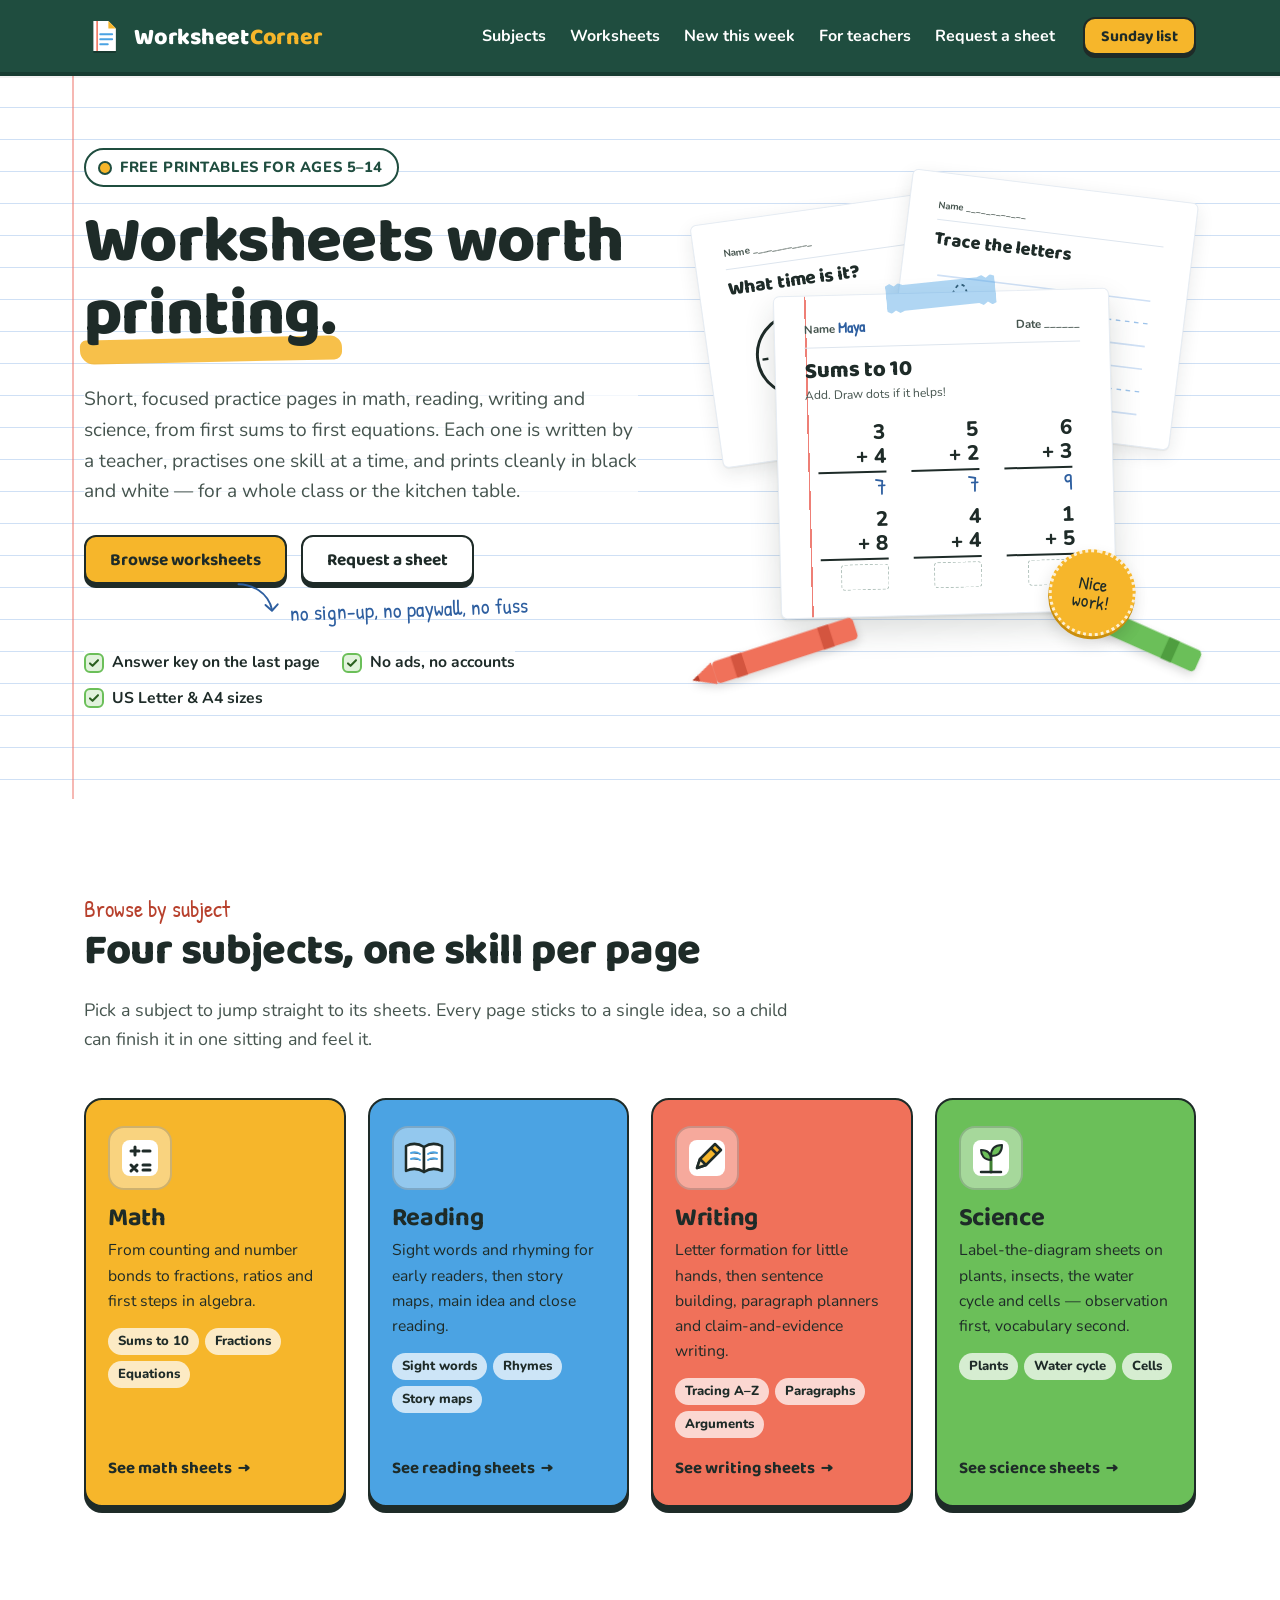
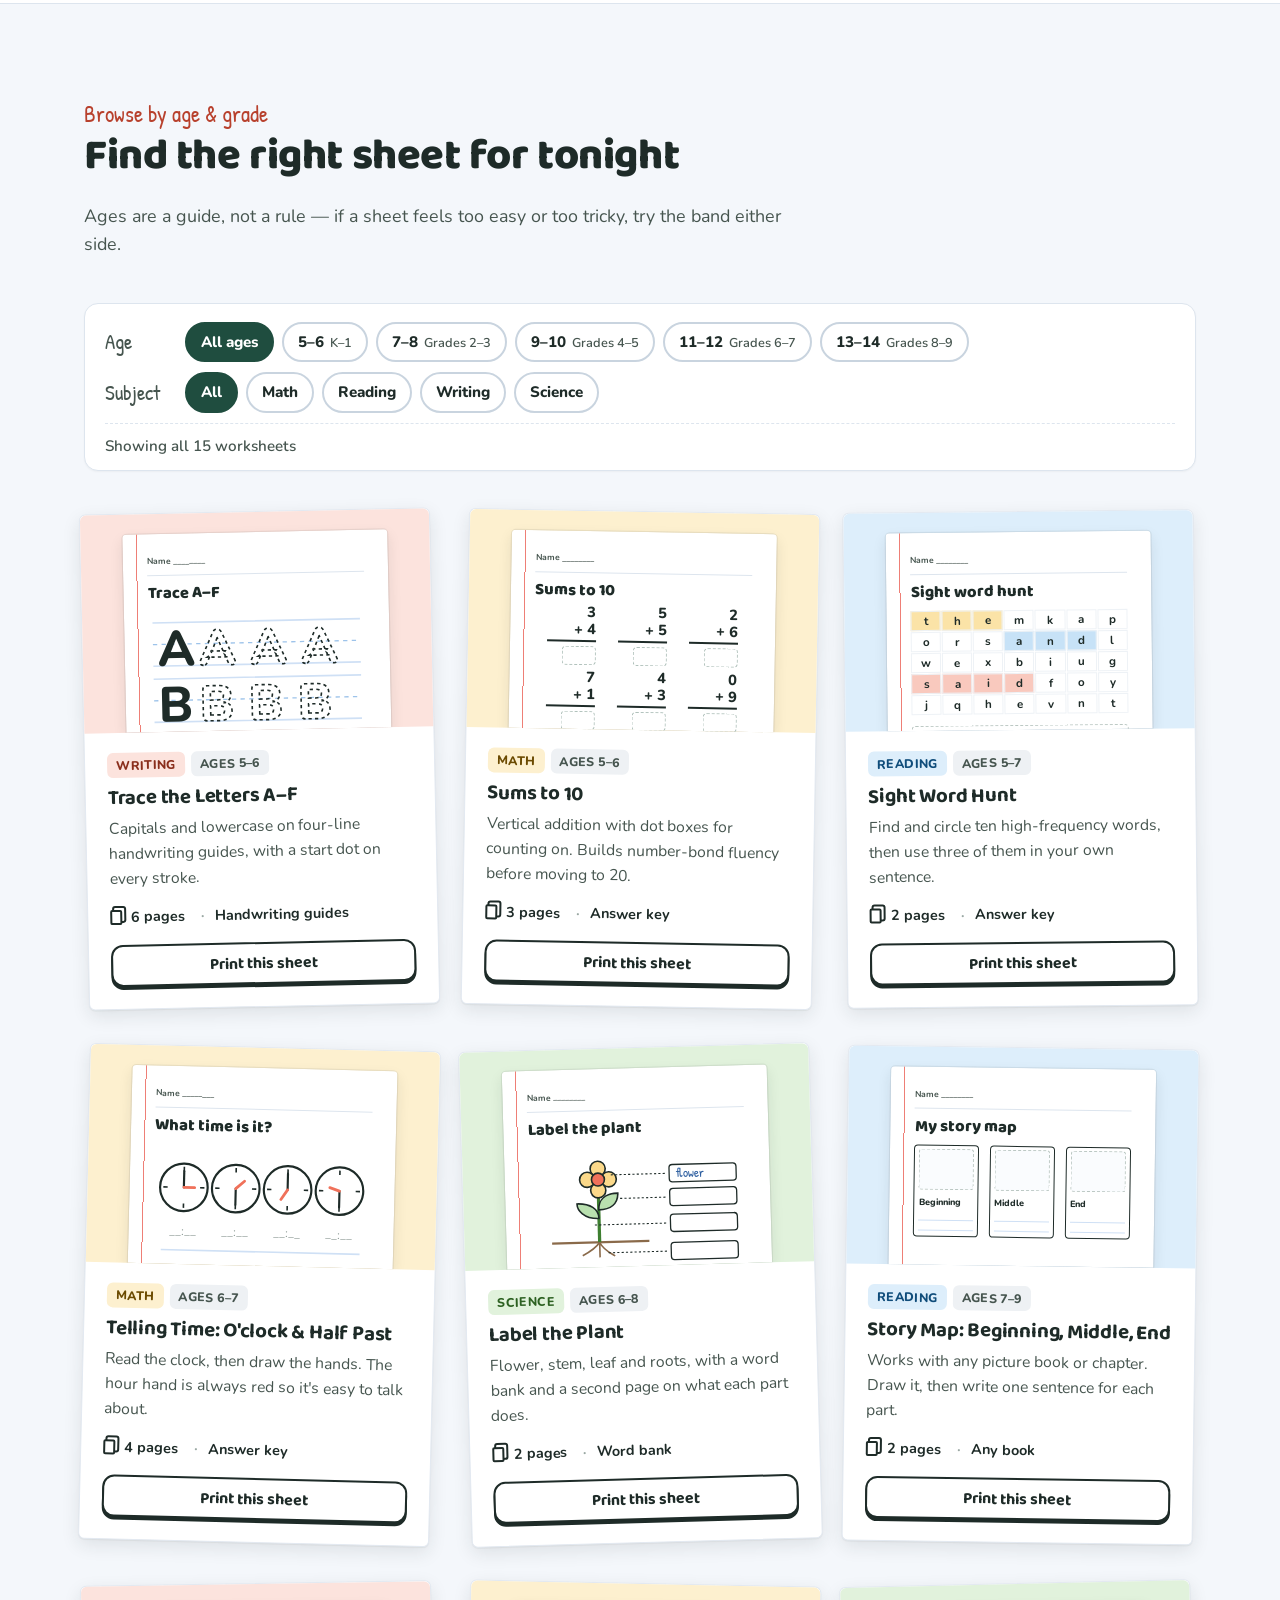
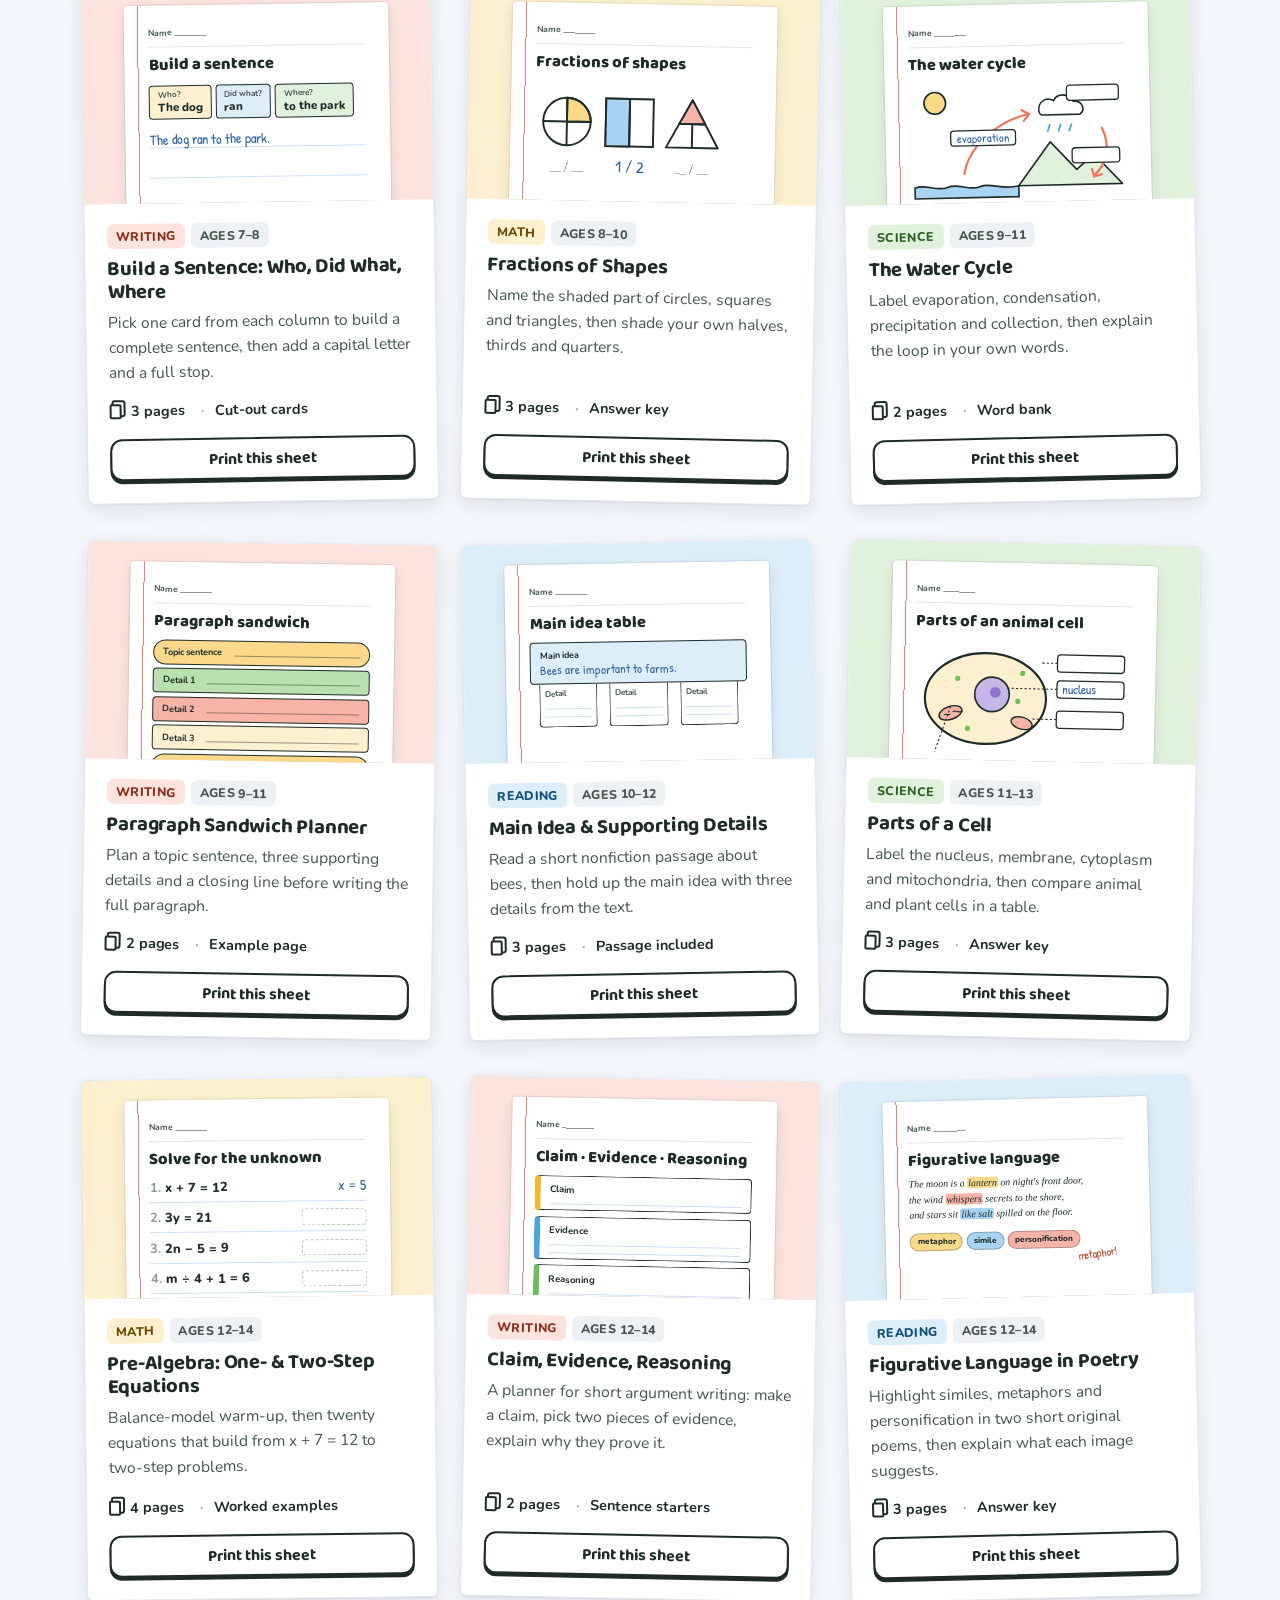
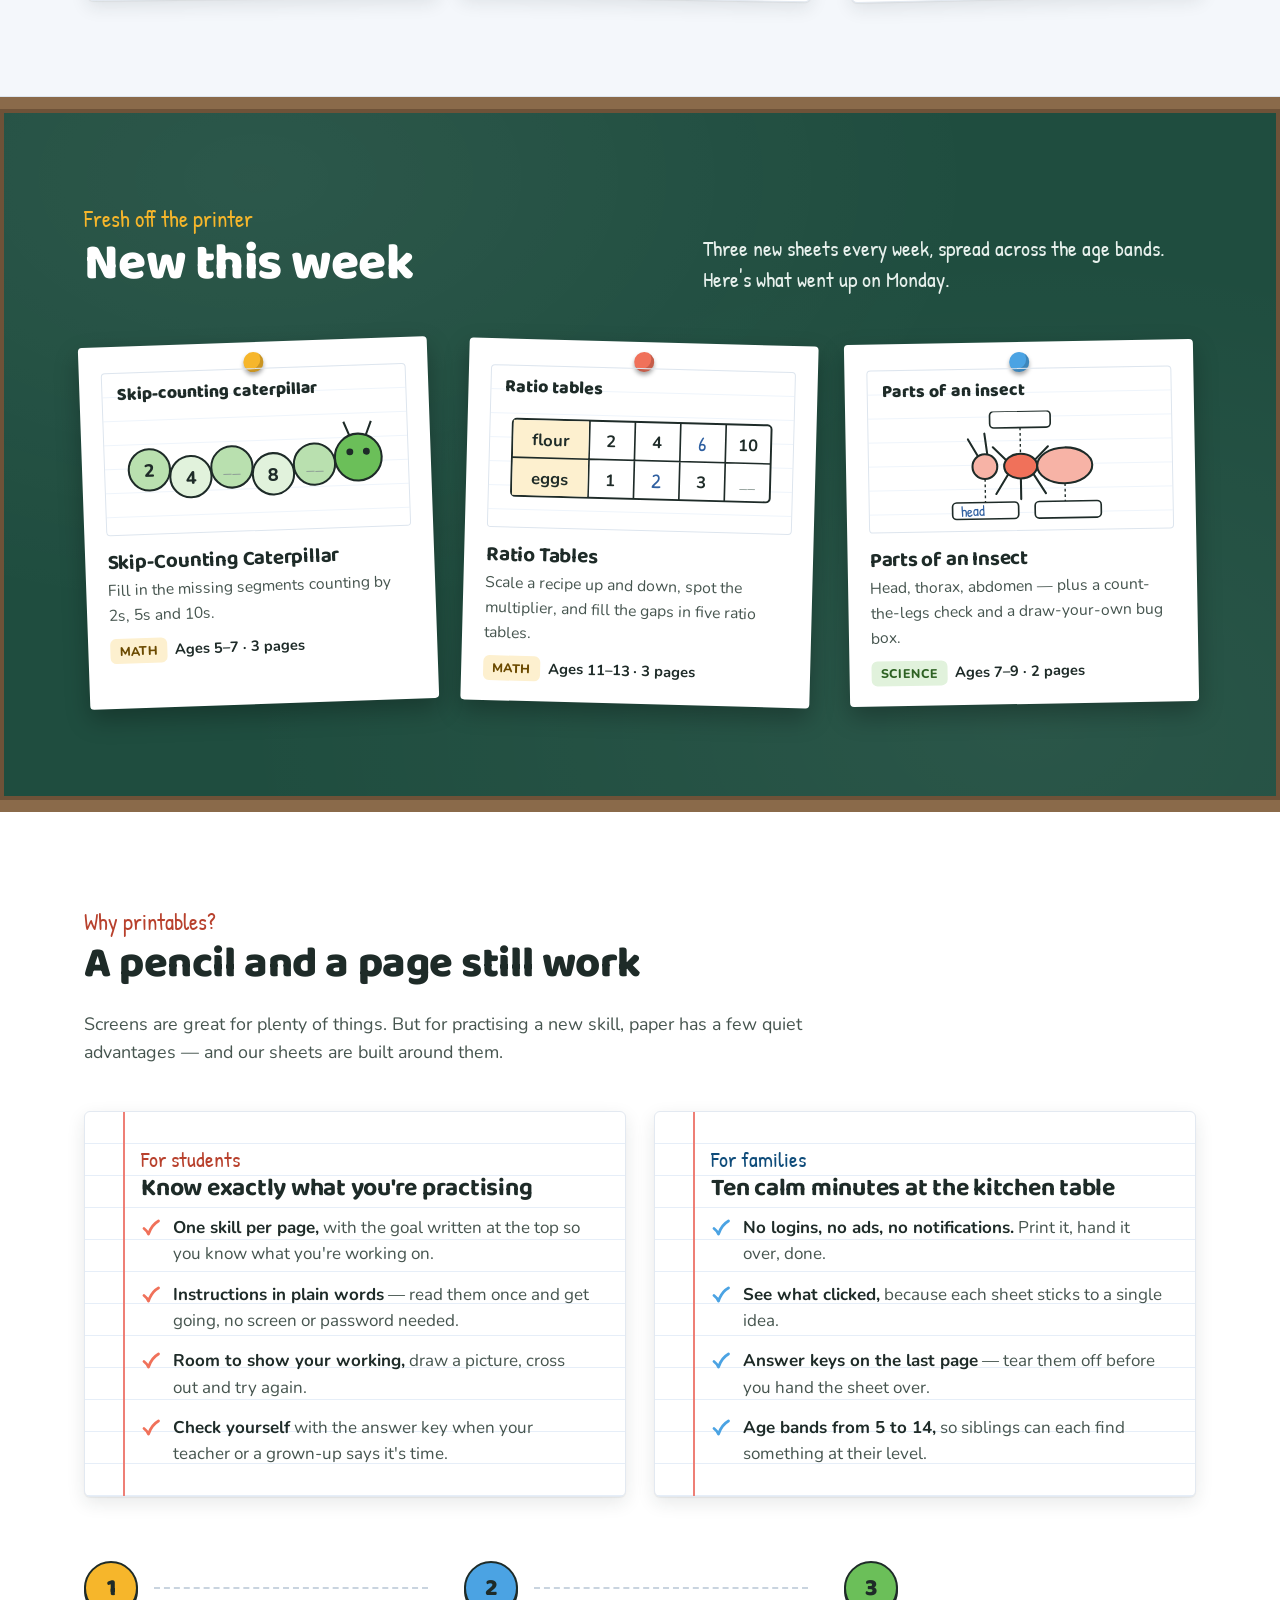
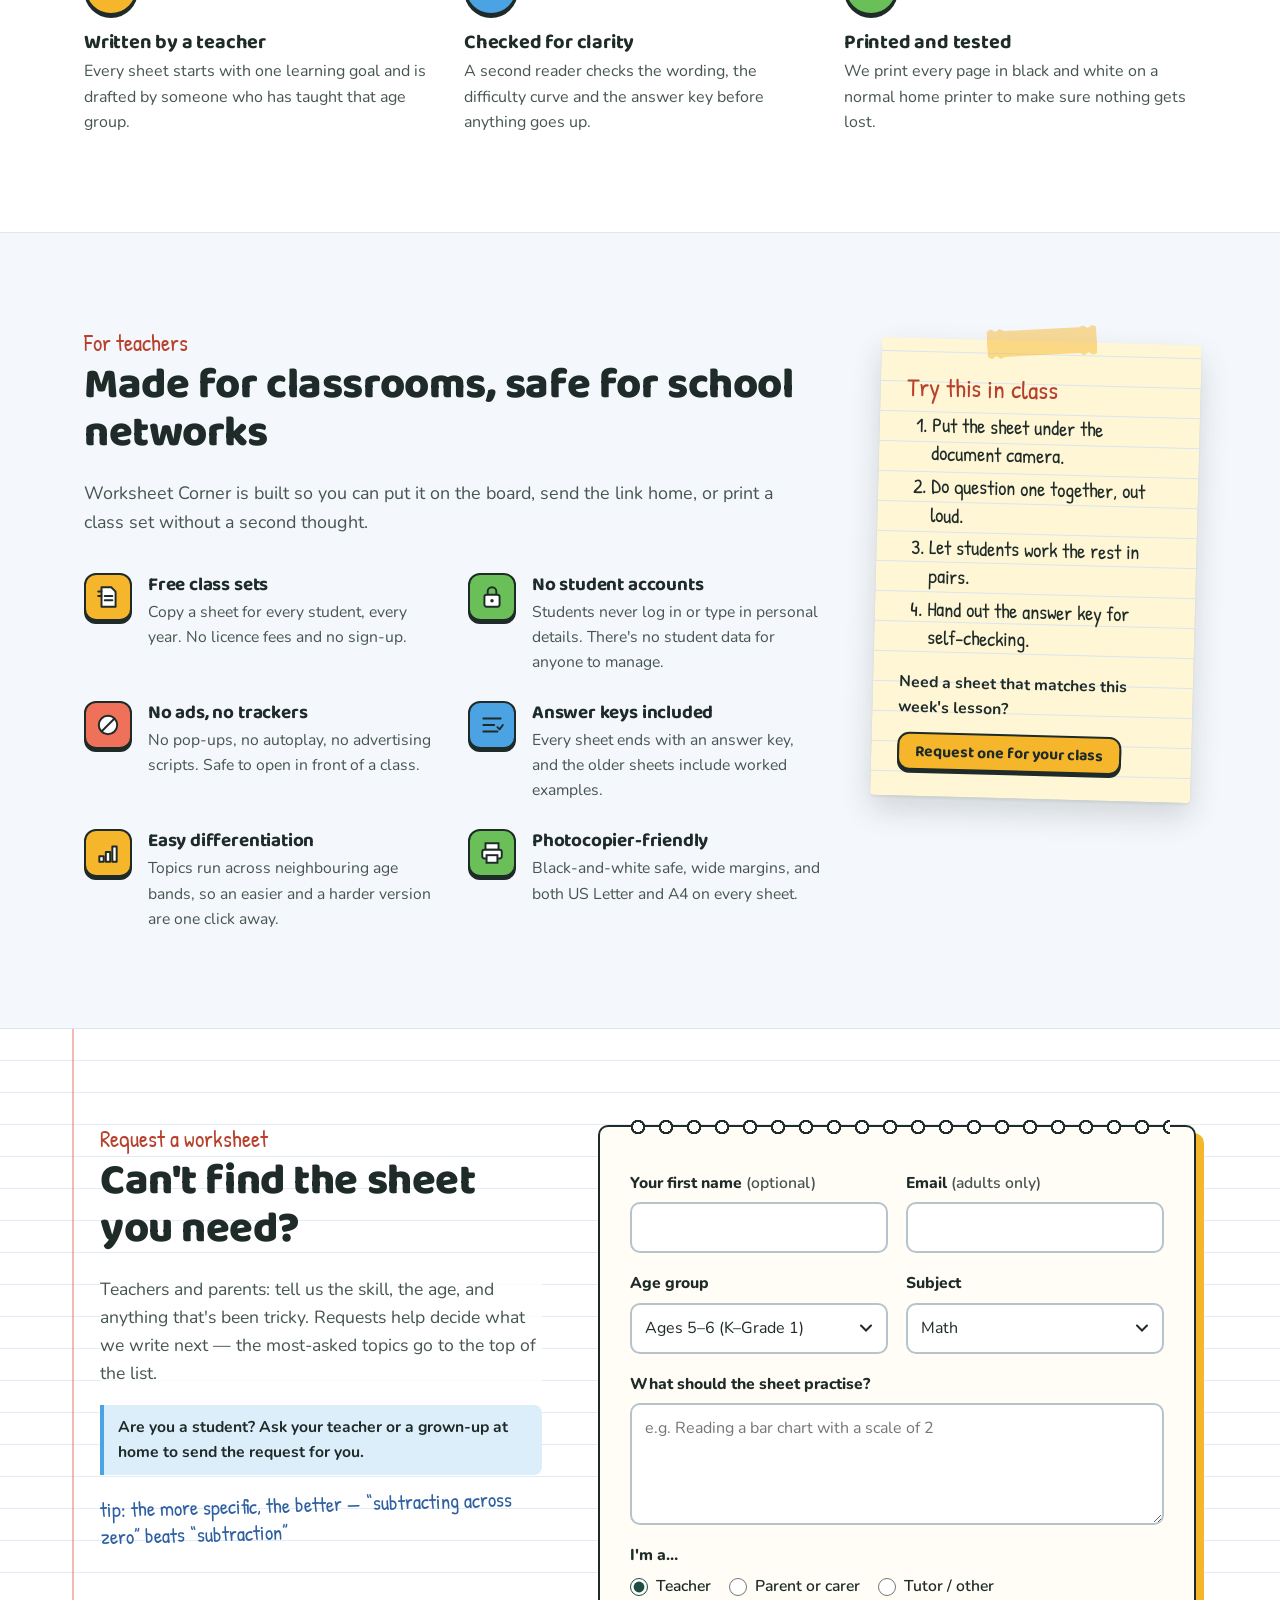
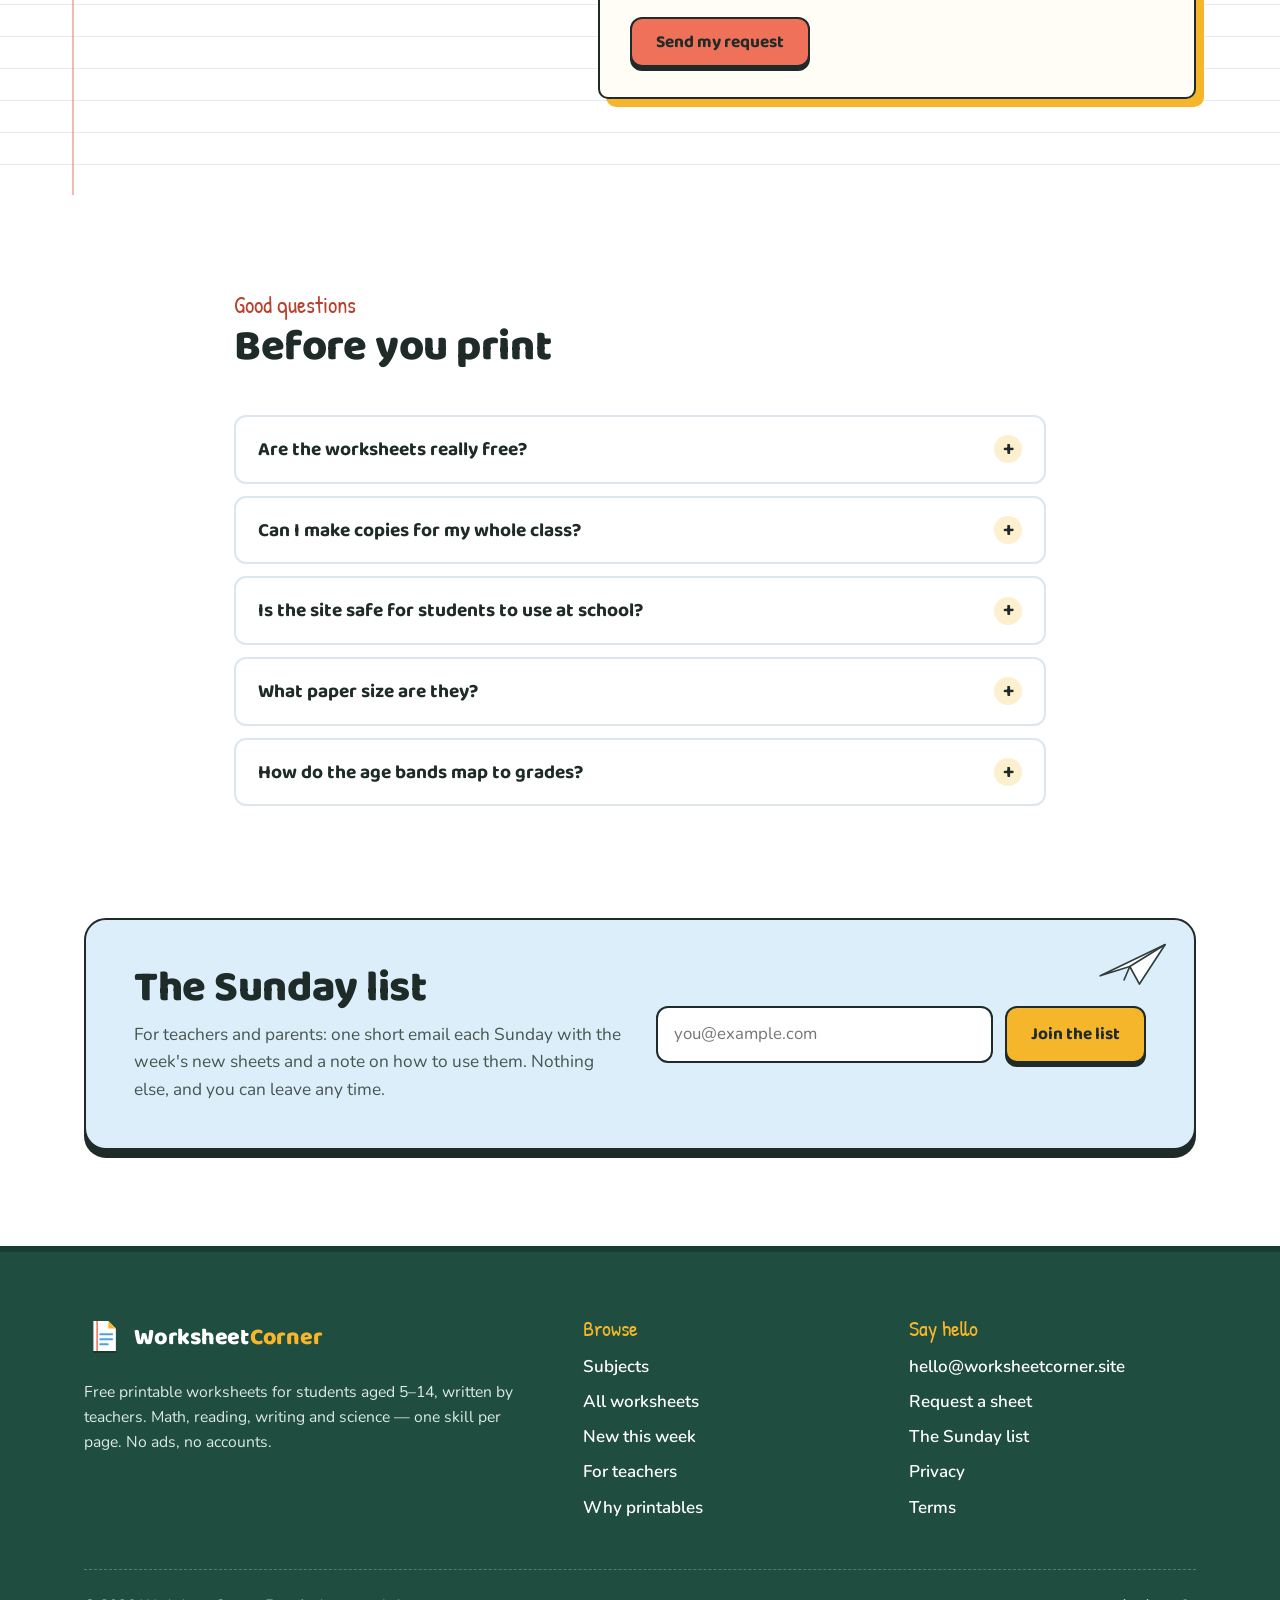
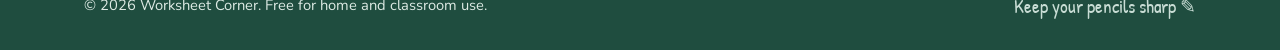
<file: index.html>
<!DOCTYPE html>
<html lang="en">
<head>
  <meta charset="utf-8">
  <meta name="viewport" content="width=device-width, initial-scale=1">
  <title>Worksheet Corner — Free printable worksheets for ages 5–14</title>
  <meta name="description" content="Free printable worksheets for students aged 5–14, written by teachers. Math, reading, writing and science practice pages with answer keys. No ads, no accounts, safe for school.">
  <meta name="theme-color" content="#1F4D3F">
  <link rel="canonical" href="https://worksheetcorner.site/">
  <meta property="og:type" content="website">
  <meta property="og:site_name" content="Worksheet Corner">
  <meta property="og:title" content="Worksheet Corner — Free printable worksheets for ages 5–14">
  <meta property="og:description" content="Short, focused practice pages for math, reading, writing and science, from kindergarten to middle school. Written by teachers, free to print at home or in class.">
  <meta property="og:url" content="https://worksheetcorner.site/">
  <meta property="og:image" content="https://worksheetcorner.site/favicon.svg">
  <meta name="twitter:card" content="summary">
  <link rel="icon" href="favicon.svg" type="image/svg+xml">
  <link rel="preconnect" href="https://fonts.googleapis.com">
  <link rel="preconnect" href="https://fonts.gstatic.com" crossorigin>
  <link href="https://fonts.googleapis.com/css2?family=Baloo+2:wght@500;600;700;800&family=Nunito:ital,wght@0,400;0,600;0,700;0,800;1,400&family=Patrick+Hand&display=swap" rel="stylesheet">
  <link rel="stylesheet" href="style.css">
</head>
<body>
  <a class="skip-link" href="#main">Skip to content</a>

  <header class="site-header">
    <div class="wrap header-inner">
      <a class="brand" href="index.html" aria-label="Worksheet Corner home">
        <svg class="brand-mark" viewBox="0 0 64 64" aria-hidden="true" focusable="false">
          <path d="M15 8h24l12 12v36H15z" fill="#FFFFFF"/>
          <path d="M39 8v12h12z" fill="#F6B62B"/>
          <path d="M21 8v48" stroke="#F0715A" stroke-width="2.5"/>
          <path d="M26 29h19M26 37h19M26 45h12" stroke="#4BA3E3" stroke-width="3.2" stroke-linecap="round"/>
        </svg>
        <span class="brand-name">Worksheet<span>Corner</span></span>
      </a>
      <button class="nav-toggle" type="button" aria-expanded="false" aria-controls="site-nav">
        <span class="nav-toggle-bars" aria-hidden="true"></span>
        <span class="visually-hidden">Menu</span>
      </button>
      <nav id="site-nav" class="site-nav" aria-label="Main">
        <ul>
          <li><a href="#subjects">Subjects</a></li>
          <li><a href="#worksheets">Worksheets</a></li>
          <li><a href="#new">New this week</a></li>
          <li><a href="#teachers">For teachers</a></li>
          <li><a href="#request">Request a sheet</a></li>
        </ul>
        <a class="btn btn-sun btn-sm nav-cta" href="#newsletter">Sunday list</a>
      </nav>
    </div>
  </header>

  <main id="main">

    <section class="hero paper" aria-labelledby="hero-title">
      <div class="wrap hero-grid">
        <div class="hero-copy">
          <p class="eyebrow"><span class="dot dot-sun"></span>Free printables for ages 5–14</p>
          <h1 id="hero-title">Worksheets worth <span class="hl">printing.</span></h1>
          <p class="lede">Short, focused practice pages in math, reading, writing and science, from first sums to first equations. Each one is written by a teacher, practises one skill at a time, and prints cleanly in black and white — for a whole class or the kitchen table.</p>
          <div class="hero-actions">
            <a class="btn btn-sun" href="#worksheets">Browse worksheets</a>
            <a class="btn btn-ghost" href="#request">Request a sheet</a>
          </div>
          <p class="hand-note hero-note">
            <svg viewBox="0 0 60 40" aria-hidden="true"><path d="M56 6C40 4 18 10 10 32" fill="none" stroke="currentColor" stroke-width="2.4" stroke-linecap="round"/><path d="M4 24l6 9 9-6" fill="none" stroke="currentColor" stroke-width="2.4" stroke-linecap="round" stroke-linejoin="round"/></svg>
            no sign-up, no paywall, no fuss
          </p>
          <ul class="hero-checks">
            <li>Answer key on the last page</li>
            <li>No ads, no accounts</li>
            <li>US Letter &amp; A4 sizes</li>
          </ul>
        </div>

        <div class="hero-art" aria-hidden="true">

          <div class="h-sheet h-sheet-back1">
            <div class="pg-head"><span>Name ____________</span></div>
            <p class="pg-title">What time is it?</p>
            <svg viewBox="0 0 200 110" class="pg-svg">
              <g transform="translate(50 45)"><circle r="34" fill="#fff" stroke="#1E2B28" stroke-width="2.5"/><g stroke="#1E2B28" stroke-width="2"><path d="M0-30v5M0 30v-5M30 0h-5M-30 0h5"/></g><path d="M0 0V-22" stroke="#1E2B28" stroke-width="3" stroke-linecap="round"/><path d="M0 0H15" stroke="#F0715A" stroke-width="3.5" stroke-linecap="round"/><circle r="2.5" fill="#1E2B28"/></g>
              <g transform="translate(150 45)"><circle r="34" fill="#fff" stroke="#1E2B28" stroke-width="2.5"/><g stroke="#1E2B28" stroke-width="2"><path d="M0-30v5M0 30v-5M30 0h-5M-30 0h5"/></g><path d="M0 0V22" stroke="#1E2B28" stroke-width="3" stroke-linecap="round"/><path d="M0 0L-10 -12" stroke="#F0715A" stroke-width="3.5" stroke-linecap="round"/><circle r="2.5" fill="#1E2B28"/></g>
              <text x="50" y="100" text-anchor="middle" font-family="Patrick Hand, cursive" font-size="16" fill="#2E5FA0">3:00</text>
              <text x="150" y="100" text-anchor="middle" font-family="Nunito, sans-serif" font-size="14" fill="#9AA8A3">__ : __</text>
            </svg>
          </div>

          <div class="h-sheet h-sheet-back2">
            <div class="pg-head"><span>Name ____________</span></div>
            <p class="pg-title">Trace the letters</p>
            <svg viewBox="0 0 200 120" class="pg-svg">
              <g stroke="#CFE0F5" stroke-width="1.5"><path d="M6 14h188M6 54h188M6 74h188M6 114h188"/></g>
              <g stroke="#9DC3EA" stroke-width="1.2" stroke-dasharray="4 4"><path d="M6 34h188M6 94h188"/></g>
              <text x="10" y="54" font-family="Nunito, sans-serif" font-weight="800" font-size="48" fill="none" stroke="#1E2B28" stroke-width="1.6" stroke-dasharray="3 3">Aa Bb</text>
              <text x="10" y="114" font-family="Nunito, sans-serif" font-weight="800" font-size="48" fill="none" stroke="#1E2B28" stroke-width="1.6" stroke-dasharray="3 3">Cc Dd</text>
            </svg>
          </div>

          <div class="h-sheet h-sheet-front">
            <span class="tape tape-sky"></span>
            <div class="pg-head"><span>Name <em>Maya</em></span><span>Date ______</span></div>
            <p class="pg-title">Sums to 10</p>
            <p class="pg-instr">Add. Draw dots if it helps!</p>
            <div class="sums">
              <div class="sum"><span>3</span><span>+ 4</span><b>7</b></div>
              <div class="sum"><span>5</span><span>+ 2</span><b>7</b></div>
              <div class="sum"><span>6</span><span>+ 3</span><b>9</b></div>
              <div class="sum"><span>2</span><span>+ 8</span><b class="blank"></b></div>
              <div class="sum"><span>4</span><span>+ 4</span><b class="blank"></b></div>
              <div class="sum"><span>1</span><span>+ 5</span><b class="blank"></b></div>
            </div>
            <span class="sticker">Nice<br>work!</span>
          </div>

          <svg class="crayon crayon-1" viewBox="0 0 160 28"><rect x="22" y="4" width="130" height="20" rx="4" fill="#F0715A"/><rect x="40" y="4" width="10" height="20" fill="#D4553F"/><rect x="120" y="4" width="10" height="20" fill="#D4553F"/><path d="M22 4L2 14l20 10z" fill="#F0715A"/><path d="M8 11L2 14l6 3z" fill="#B8412D"/></svg>
          <svg class="crayon crayon-2" viewBox="0 0 160 28"><rect x="22" y="4" width="130" height="20" rx="4" fill="#6BBF59"/><rect x="40" y="4" width="10" height="20" fill="#4F9E3F"/><rect x="120" y="4" width="10" height="20" fill="#4F9E3F"/><path d="M22 4L2 14l20 10z" fill="#6BBF59"/><path d="M8 11L2 14l6 3z" fill="#3E7F31"/></svg>
        </div>
      </div>
    </section>

    <section id="subjects" class="section" aria-labelledby="subjects-title">
      <div class="wrap">
        <div class="section-head">
          <p class="kicker">Browse by subject</p>
          <h2 id="subjects-title">Four subjects, one skill per page</h2>
          <p class="section-sub">Pick a subject to jump straight to its sheets. Every page sticks to a single idea, so a child can finish it in one sitting and feel it.</p>
        </div>

        <div class="subject-grid">
          <article class="subject-tile tile-math">
            <div class="subject-icon" aria-hidden="true">
              <svg viewBox="0 0 48 48"><rect x="6" y="6" width="36" height="36" rx="8" fill="#fff"/><path d="M15 17h8M19 13v8M27 17h7M15 31l6 6M21 31l-6 6M27 31h7M27 36h7" stroke="#1E2B28" stroke-width="3" stroke-linecap="round"/></svg>
            </div>
            <h3>Math</h3>
            <p>From counting and number bonds to fractions, ratios and first steps in algebra.</p>
            <ul class="topic-list"><li>Sums to 10</li><li>Fractions</li><li>Equations</li></ul>
            <a class="tile-link" href="#worksheets" data-subject-link="math">See math sheets <span aria-hidden="true">→</span></a>
          </article>

          <article class="subject-tile tile-reading">
            <div class="subject-icon" aria-hidden="true">
              <svg viewBox="0 0 48 48"><path d="M6 12c6-3 12-3 18 1v25c-6-4-12-4-18-1z" fill="#fff" stroke="#1E2B28" stroke-width="2.5" stroke-linejoin="round"/><path d="M42 12c-6-3-12-3-18 1v25c6-4 12-4 18-1z" fill="#fff" stroke="#1E2B28" stroke-width="2.5" stroke-linejoin="round"/><path d="M11 19c3-1 6-1 9 1M11 25c3-1 6-1 9 1M28 20c3-2 6-2 9-1M28 26c3-2 6-2 9-1" stroke="#4BA3E3" stroke-width="2" stroke-linecap="round"/></svg>
            </div>
            <h3>Reading</h3>
            <p>Sight words and rhyming for early readers, then story maps, main idea and close reading.</p>
            <ul class="topic-list"><li>Sight words</li><li>Rhymes</li><li>Story maps</li></ul>
            <a class="tile-link" href="#worksheets" data-subject-link="reading">See reading sheets <span aria-hidden="true">→</span></a>
          </article>

          <article class="subject-tile tile-writing">
            <div class="subject-icon" aria-hidden="true">
              <svg viewBox="0 0 48 48"><rect x="6" y="6" width="36" height="36" rx="8" fill="#fff"/><path d="M14 34l3-9 15-15 6 6-15 15z" fill="#F6B62B" stroke="#1E2B28" stroke-width="2.5" stroke-linejoin="round"/><path d="M14 34l9-3-6-6z" fill="#FBE3B0" stroke="#1E2B28" stroke-width="2.5" stroke-linejoin="round"/><path d="M28 14l6 6" stroke="#1E2B28" stroke-width="2.5"/></svg>
            </div>
            <h3>Writing</h3>
            <p>Letter formation for little hands, then sentence building, paragraph planners and claim-and-evidence writing.</p>
            <ul class="topic-list"><li>Tracing A–Z</li><li>Paragraphs</li><li>Arguments</li></ul>
            <a class="tile-link" href="#worksheets" data-subject-link="writing">See writing sheets <span aria-hidden="true">→</span></a>
          </article>

          <article class="subject-tile tile-science">
            <div class="subject-icon" aria-hidden="true">
              <svg viewBox="0 0 48 48"><rect x="6" y="6" width="36" height="36" rx="8" fill="#fff"/><path d="M24 38V20" stroke="#3E7F31" stroke-width="3" stroke-linecap="round"/><path d="M24 26c-7 0-10-5-10-10 6 0 10 3 10 10zM24 22c0-7 4-11 11-11 0 7-4 11-11 11z" fill="#6BBF59" stroke="#1E2B28" stroke-width="2" stroke-linejoin="round"/><path d="M14 38h20" stroke="#1E2B28" stroke-width="2.5" stroke-linecap="round"/></svg>
            </div>
            <h3>Science</h3>
            <p>Label-the-diagram sheets on plants, insects, the water cycle and cells — observation first, vocabulary second.</p>
            <ul class="topic-list"><li>Plants</li><li>Water cycle</li><li>Cells</li></ul>
            <a class="tile-link" href="#worksheets" data-subject-link="science">See science sheets <span aria-hidden="true">→</span></a>
          </article>
        </div>
      </div>
    </section>

    <section id="worksheets" class="section section-desk" aria-labelledby="ws-title">
      <div class="wrap">
        <div class="section-head">
          <p class="kicker">Browse by age &amp; grade</p>
          <h2 id="ws-title">Find the right sheet for tonight</h2>
          <p class="section-sub">Ages are a guide, not a rule — if a sheet feels too easy or too tricky, try the band either side.</p>
        </div>

        <div class="filters" role="group" aria-label="Filter worksheets">
          <div class="filter-row">
            <span class="filter-label" id="age-label">Age</span>
            <div class="chips" role="group" aria-labelledby="age-label">
              <button type="button" class="chip is-active" data-age="all" aria-pressed="true">All ages</button>
              <button type="button" class="chip" data-age="5-6" aria-pressed="false">5–6 <small>K–1</small></button>
              <button type="button" class="chip" data-age="7-8" aria-pressed="false">7–8 <small>Grades 2–3</small></button>
              <button type="button" class="chip" data-age="9-10" aria-pressed="false">9–10 <small>Grades 4–5</small></button>
              <button type="button" class="chip" data-age="11-12" aria-pressed="false">11–12 <small>Grades 6–7</small></button>
              <button type="button" class="chip" data-age="13-14" aria-pressed="false">13–14 <small>Grades 8–9</small></button>
            </div>
          </div>
          <div class="filter-row">
            <span class="filter-label" id="subj-label">Subject</span>
            <div class="chips" role="group" aria-labelledby="subj-label">
              <button type="button" class="chip is-active" data-subject="all" aria-pressed="true">All</button>
              <button type="button" class="chip chip-math" data-subject="math" aria-pressed="false">Math</button>
              <button type="button" class="chip chip-reading" data-subject="reading" aria-pressed="false">Reading</button>
              <button type="button" class="chip chip-writing" data-subject="writing" aria-pressed="false">Writing</button>
              <button type="button" class="chip chip-science" data-subject="science" aria-pressed="false">Science</button>
            </div>
          </div>
          <p class="filter-status"><span id="ws-count" aria-live="polite">Showing all 15 worksheets</span> <button type="button" class="link-btn" id="ws-reset" hidden>Clear filters</button></p>
        </div>

        <div class="ws-grid" id="ws-grid">

          <article class="ws-card" data-subject="writing" data-min="5" data-max="6" style="--tilt:-1.2deg">
            <div class="ws-preview prev-writing" aria-hidden="true">
              <div class="page">
                <div class="pg-head"><span>Name ________</span></div>
                <p class="pg-title">Trace A–F</p>
                <svg viewBox="0 0 200 110" class="pg-svg">
                  <g stroke="#CFE0F5" stroke-width="1.5"><path d="M4 10h192M4 50h192M4 62h192M4 102h192"/></g>
                  <g stroke="#9DC3EA" stroke-width="1.2" stroke-dasharray="4 4"><path d="M4 30h192M4 82h192"/></g>
                  <text x="8" y="50" font-family="Nunito, sans-serif" font-weight="800" font-size="46" fill="#1E2B28">A</text>
                  <text x="46" y="50" font-family="Nunito, sans-serif" font-weight="800" font-size="46" fill="none" stroke="#1E2B28" stroke-width="1.5" stroke-dasharray="3 3">A A A</text>
                  <text x="8" y="102" font-family="Nunito, sans-serif" font-weight="800" font-size="46" fill="#1E2B28">B</text>
                  <text x="46" y="102" font-family="Nunito, sans-serif" font-weight="800" font-size="46" fill="none" stroke="#1E2B28" stroke-width="1.5" stroke-dasharray="3 3">B B B</text>
                </svg>
              </div>
            </div>
            <div class="ws-body">
              <div class="ws-tags"><span class="tag tag-writing">Writing</span><span class="tag tag-age">Ages 5–6</span></div>
              <h3>Trace the Letters A–F</h3>
              <p>Capitals and lowercase on four-line handwriting guides, with a start dot on every stroke.</p>
              <div class="ws-meta"><span>6 pages</span><span>Handwriting guides</span></div>
              <button type="button" class="btn btn-print" data-sheet="Trace the Letters A–F">Print this sheet</button>
              <p class="ws-note" role="status"></p>
            </div>
          </article>

          <article class="ws-card" data-subject="math" data-min="5" data-max="6" style="--tilt:1deg">
            <div class="ws-preview prev-math" aria-hidden="true">
              <div class="page">
                <div class="pg-head"><span>Name ________</span></div>
                <p class="pg-title">Sums to 10</p>
                <div class="sums sums-mini">
                  <div class="sum"><span>3</span><span>+ 4</span><b class="blank"></b></div>
                  <div class="sum"><span>5</span><span>+ 5</span><b class="blank"></b></div>
                  <div class="sum"><span>2</span><span>+ 6</span><b class="blank"></b></div>
                  <div class="sum"><span>7</span><span>+ 1</span><b class="blank"></b></div>
                  <div class="sum"><span>4</span><span>+ 3</span><b class="blank"></b></div>
                  <div class="sum"><span>0</span><span>+ 9</span><b class="blank"></b></div>
                </div>
              </div>
            </div>
            <div class="ws-body">
              <div class="ws-tags"><span class="tag tag-math">Math</span><span class="tag tag-age">Ages 5–6</span></div>
              <h3>Sums to 10</h3>
              <p>Vertical addition with dot boxes for counting on. Builds number-bond fluency before moving to 20.</p>
              <div class="ws-meta"><span>3 pages</span><span>Answer key</span></div>
              <button type="button" class="btn btn-print" data-sheet="Sums to 10">Print this sheet</button>
              <p class="ws-note" role="status"></p>
            </div>
          </article>

          <article class="ws-card" data-subject="reading" data-min="5" data-max="7" style="--tilt:-0.6deg">
            <div class="ws-preview prev-reading" aria-hidden="true">
              <div class="page">
                <div class="pg-head"><span>Name ________</span></div>
                <p class="pg-title">Sight word hunt</p>
                <div class="wordsearch">
                  <span class="c1">t</span><span class="c1">h</span><span class="c1">e</span><span>m</span><span>k</span><span>a</span><span>p</span>
                  <span>o</span><span>r</span><span>s</span><span class="c2">a</span><span class="c2">n</span><span class="c2">d</span><span>l</span>
                  <span>w</span><span>e</span><span>x</span><span>b</span><span>i</span><span>u</span><span>g</span>
                  <span class="c3">s</span><span class="c3">a</span><span class="c3">i</span><span class="c3">d</span><span>f</span><span>o</span><span>y</span>
                  <span>j</span><span>q</span><span>h</span><span>e</span><span>v</span><span>n</span><span>t</span>
                </div>
                <p class="wordbank">the · and · said · was · you</p>
              </div>
            </div>
            <div class="ws-body">
              <div class="ws-tags"><span class="tag tag-reading">Reading</span><span class="tag tag-age">Ages 5–7</span></div>
              <h3>Sight Word Hunt</h3>
              <p>Find and circle ten high-frequency words, then use three of them in your own sentence.</p>
              <div class="ws-meta"><span>2 pages</span><span>Answer key</span></div>
              <button type="button" class="btn btn-print" data-sheet="Sight Word Hunt">Print this sheet</button>
              <p class="ws-note" role="status"></p>
            </div>
          </article>

          <article class="ws-card" data-subject="math" data-min="6" data-max="7" style="--tilt:1.4deg">
            <div class="ws-preview prev-math" aria-hidden="true">
              <div class="page">
                <div class="pg-head"><span>Name ________</span></div>
                <p class="pg-title">What time is it?</p>
                <svg viewBox="0 0 200 110" class="pg-svg">
                  <g>
                    <g transform="translate(28 40)"><circle r="22" fill="#fff" stroke="#1E2B28" stroke-width="2"/><path d="M0-19v4M0 19v-4M19 0h-4M-19 0h4" stroke="#1E2B28" stroke-width="1.5"/><path d="M0 0V-15" stroke="#1E2B28" stroke-width="2" stroke-linecap="round"/><path d="M0 0H10" stroke="#F0715A" stroke-width="2.6" stroke-linecap="round"/></g>
                    <g transform="translate(76 40)"><circle r="22" fill="#fff" stroke="#1E2B28" stroke-width="2"/><path d="M0-19v4M0 19v-4M19 0h-4M-19 0h4" stroke="#1E2B28" stroke-width="1.5"/><path d="M0 0V15" stroke="#1E2B28" stroke-width="2" stroke-linecap="round"/><path d="M0 0L8 -7" stroke="#F0715A" stroke-width="2.6" stroke-linecap="round"/></g>
                    <g transform="translate(124 40)"><circle r="22" fill="#fff" stroke="#1E2B28" stroke-width="2"/><path d="M0-19v4M0 19v-4M19 0h-4M-19 0h4" stroke="#1E2B28" stroke-width="1.5"/><path d="M0 0V-15" stroke="#1E2B28" stroke-width="2" stroke-linecap="round"/><path d="M0 0L-6 9" stroke="#F0715A" stroke-width="2.6" stroke-linecap="round"/></g>
                    <g transform="translate(172 40)"><circle r="22" fill="#fff" stroke="#1E2B28" stroke-width="2"/><path d="M0-19v4M0 19v-4M19 0h-4M-19 0h4" stroke="#1E2B28" stroke-width="1.5"/><path d="M0 0V15" stroke="#1E2B28" stroke-width="2" stroke-linecap="round"/><path d="M0 0L-9 -3" stroke="#F0715A" stroke-width="2.6" stroke-linecap="round"/></g>
                  </g>
                  <g font-family="Nunito, sans-serif" font-size="11" fill="#8C9A95" text-anchor="middle"><text x="28" y="84">__:__</text><text x="76" y="84">__:__</text><text x="124" y="84">__:__</text><text x="172" y="84">__:__</text></g>
                  <path d="M8 98h184" stroke="#CFE0F5" stroke-width="1.5"/>
                </svg>
              </div>
            </div>
            <div class="ws-body">
              <div class="ws-tags"><span class="tag tag-math">Math</span><span class="tag tag-age">Ages 6–7</span></div>
              <h3>Telling Time: O'clock &amp; Half Past</h3>
              <p>Read the clock, then draw the hands. The hour hand is always red so it's easy to talk about.</p>
              <div class="ws-meta"><span>4 pages</span><span>Answer key</span></div>
              <button type="button" class="btn btn-print" data-sheet="Telling Time">Print this sheet</button>
              <p class="ws-note" role="status"></p>
            </div>
          </article>

          <article class="ws-card" data-subject="science" data-min="6" data-max="8" style="--tilt:-1.6deg">
            <div class="ws-preview prev-science" aria-hidden="true">
              <div class="page">
                <div class="pg-head"><span>Name ________</span></div>
                <p class="pg-title">Label the plant</p>
                <svg viewBox="0 0 200 110" class="pg-svg">
                  <path d="M20 88h90" stroke="#8A6A4A" stroke-width="2"/>
                  <path d="M64 88V40" stroke="#3E7F31" stroke-width="3"/>
                  <path d="M64 66c-14 0-20-8-20-14 12 0 20 5 20 14z" fill="#B9E0AF" stroke="#1E2B28" stroke-width="1.5"/>
                  <path d="M64 58c0-10 7-15 18-15 0 10-7 15-18 15z" fill="#B9E0AF" stroke="#1E2B28" stroke-width="1.5"/>
                  <g transform="translate(64 30)" stroke="#1E2B28" stroke-width="1.5"><circle cx="0" cy="-10" r="7" fill="#FBD98A"/><circle cx="10" cy="0" r="7" fill="#FBD98A"/><circle cx="0" cy="10" r="7" fill="#FBD98A"/><circle cx="-10" cy="0" r="7" fill="#FBD98A"/><circle r="6" fill="#F0715A"/></g>
                  <path d="M64 88c-4 6-10 9-16 12M64 88c3 7 9 10 14 13M64 88v14" stroke="#8A6A4A" stroke-width="1.5" fill="none"/>
                  <g stroke="#1E2B28" stroke-width="1" stroke-dasharray="2 2"><path d="M76 26h52M84 48h44M60 72h68M72 98h56"/></g>
                  <g fill="#fff" stroke="#1E2B28" stroke-width="1.2"><rect x="130" y="18" width="62" height="16" rx="3"/><rect x="130" y="40" width="62" height="16" rx="3"/><rect x="130" y="64" width="62" height="16" rx="3"/><rect x="130" y="90" width="62" height="16" rx="3"/></g>
                  <text x="136" y="30" font-family="Patrick Hand, cursive" font-size="12" fill="#2E5FA0">flower</text>
                </svg>
              </div>
            </div>
            <div class="ws-body">
              <div class="ws-tags"><span class="tag tag-science">Science</span><span class="tag tag-age">Ages 6–8</span></div>
              <h3>Label the Plant</h3>
              <p>Flower, stem, leaf and roots, with a word bank and a second page on what each part does.</p>
              <div class="ws-meta"><span>2 pages</span><span>Word bank</span></div>
              <button type="button" class="btn btn-print" data-sheet="Label the Plant">Print this sheet</button>
              <p class="ws-note" role="status"></p>
            </div>
          </article>

          <article class="ws-card" data-subject="reading" data-min="7" data-max="9" style="--tilt:0.8deg">
            <div class="ws-preview prev-reading" aria-hidden="true">
              <div class="page">
                <div class="pg-head"><span>Name ________</span></div>
                <p class="pg-title">My story map</p>
                <div class="storymap">
                  <div><b>Beginning</b><i></i><i></i></div>
                  <div><b>Middle</b><i></i><i></i></div>
                  <div><b>End</b><i></i><i></i></div>
                </div>
              </div>
            </div>
            <div class="ws-body">
              <div class="ws-tags"><span class="tag tag-reading">Reading</span><span class="tag tag-age">Ages 7–9</span></div>
              <h3>Story Map: Beginning, Middle, End</h3>
              <p>Works with any picture book or chapter. Draw it, then write one sentence for each part.</p>
              <div class="ws-meta"><span>2 pages</span><span>Any book</span></div>
              <button type="button" class="btn btn-print" data-sheet="Story Map">Print this sheet</button>
              <p class="ws-note" role="status"></p>
            </div>
          </article>

          <article class="ws-card" data-subject="writing" data-min="7" data-max="8" style="--tilt:-0.9deg">
            <div class="ws-preview prev-writing" aria-hidden="true">
              <div class="page">
                <div class="pg-head"><span>Name ________</span></div>
                <p class="pg-title">Build a sentence</p>
                <div class="builder">
                  <span class="bw-who"><small>Who?</small>The dog</span>
                  <span class="bw-did"><small>Did what?</small>ran</span>
                  <span class="bw-where"><small>Where?</small>to the park</span>
                </div>
                <p class="builder-line">The dog ran to the park.</p>
                <p class="builder-line blank-line"></p>
              </div>
            </div>
            <div class="ws-body">
              <div class="ws-tags"><span class="tag tag-writing">Writing</span><span class="tag tag-age">Ages 7–8</span></div>
              <h3>Build a Sentence: Who, Did What, Where</h3>
              <p>Pick one card from each column to build a complete sentence, then add a capital letter and a full stop.</p>
              <div class="ws-meta"><span>3 pages</span><span>Cut-out cards</span></div>
              <button type="button" class="btn btn-print" data-sheet="Build a Sentence">Print this sheet</button>
              <p class="ws-note" role="status"></p>
            </div>
          </article>

          <article class="ws-card" data-subject="math" data-min="8" data-max="10" style="--tilt:1.2deg">
            <div class="ws-preview prev-math" aria-hidden="true">
              <div class="page">
                <div class="pg-head"><span>Name ________</span></div>
                <p class="pg-title">Fractions of shapes</p>
                <svg viewBox="0 0 200 110" class="pg-svg">
                  <g transform="translate(30 38)" stroke="#1E2B28" stroke-width="1.8"><path d="M0 0L0-22A22 22 0 0 1 22 0z" fill="#FBD98A"/><circle r="22" fill="none"/><path d="M0-22V22M-22 0H22"/></g>
                  <g stroke="#1E2B28" stroke-width="1.8"><rect x="66" y="16" width="44" height="44" fill="#fff"/><rect x="66" y="16" width="22" height="44" fill="#A9D3F2"/><path d="M88 16v44"/></g>
                  <g stroke="#1E2B28" stroke-width="1.8" stroke-linejoin="round"><path d="M146 16l24 44h-48z" fill="#fff"/><path d="M146 16l-12 22h24z" fill="#F7B3A6"/><path d="M134 38h24M146 60V38" fill="none"/></g>
                  <g font-family="Nunito, sans-serif" font-size="12" fill="#8C9A95" text-anchor="middle"><text x="30" y="84">__ / __</text><text x="146" y="84">__ / __</text></g>
                  <text x="88" y="84" font-family="Patrick Hand, cursive" font-size="15" fill="#2E5FA0" text-anchor="middle">1 / 2</text>
                </svg>
              </div>
            </div>
            <div class="ws-body">
              <div class="ws-tags"><span class="tag tag-math">Math</span><span class="tag tag-age">Ages 8–10</span></div>
              <h3>Fractions of Shapes</h3>
              <p>Name the shaded part of circles, squares and triangles, then shade your own halves, thirds and quarters.</p>
              <div class="ws-meta"><span>3 pages</span><span>Answer key</span></div>
              <button type="button" class="btn btn-print" data-sheet="Fractions of Shapes">Print this sheet</button>
              <p class="ws-note" role="status"></p>
            </div>
          </article>

          <article class="ws-card" data-subject="science" data-min="9" data-max="11" style="--tilt:-1.3deg">
            <div class="ws-preview prev-science" aria-hidden="true">
              <div class="page">
                <div class="pg-head"><span>Name ________</span></div>
                <p class="pg-title">The water cycle</p>
                <svg viewBox="0 0 200 110" class="pg-svg">
                  <circle cx="24" cy="18" r="10" fill="#FBD98A" stroke="#1E2B28" stroke-width="1.5"/>
                  <path d="M120 26c0-8 8-12 14-8 3-7 15-7 18 1 8-1 12 8 6 12h-34c-4 0-4-5-4-5z" fill="#fff" stroke="#1E2B28" stroke-width="1.5"/>
                  <g stroke="#4BA3E3" stroke-width="1.6" stroke-linecap="round"><path d="M130 40l-2 6M140 40l-2 6M150 40l-2 6"/></g>
                  <path d="M100 96l30-40 24 26 16-14 26 28z" fill="#E1F2DC" stroke="#1E2B28" stroke-width="1.5" stroke-linejoin="round"/>
                  <path d="M4 96c10-4 20 4 30 0s20 4 30 0 20 4 36 0v10H4z" fill="#A9D3F2" stroke="#1E2B28" stroke-width="1.5"/>
                  <g fill="none" stroke="#F0715A" stroke-width="2" stroke-linecap="round"><path d="M50 84C54 60 80 36 110 30"/><path d="M104 26l7 4-5 6"/><path d="M178 44c8 16 4 34-8 44"/><path d="M168 82l2 7 7-2"/></g>
                  <g fill="#fff" stroke="#1E2B28" stroke-width="1.2"><rect x="38" y="44" width="60" height="14" rx="3"/><rect x="146" y="4" width="48" height="14" rx="3"/><rect x="150" y="56" width="44" height="14" rx="3" transform="translate(0 6)"/></g>
                  <text x="68" y="55" text-anchor="middle" font-family="Patrick Hand, cursive" font-size="11" fill="#2E5FA0">evaporation</text>
                </svg>
              </div>
            </div>
            <div class="ws-body">
              <div class="ws-tags"><span class="tag tag-science">Science</span><span class="tag tag-age">Ages 9–11</span></div>
              <h3>The Water Cycle</h3>
              <p>Label evaporation, condensation, precipitation and collection, then explain the loop in your own words.</p>
              <div class="ws-meta"><span>2 pages</span><span>Word bank</span></div>
              <button type="button" class="btn btn-print" data-sheet="The Water Cycle">Print this sheet</button>
              <p class="ws-note" role="status"></p>
            </div>
          </article>

          <article class="ws-card" data-subject="writing" data-min="9" data-max="11" style="--tilt:0.9deg">
            <div class="ws-preview prev-writing" aria-hidden="true">
              <div class="page">
                <div class="pg-head"><span>Name ________</span></div>
                <p class="pg-title">Paragraph sandwich</p>
                <div class="sandwich">
                  <div class="bun"><b>Topic sentence</b><i></i></div>
                  <div class="fill f1"><b>Detail 1</b><i></i></div>
                  <div class="fill f2"><b>Detail 2</b><i></i></div>
                  <div class="fill f3"><b>Detail 3</b><i></i></div>
                  <div class="bun"><b>Closing sentence</b><i></i></div>
                </div>
              </div>
            </div>
            <div class="ws-body">
              <div class="ws-tags"><span class="tag tag-writing">Writing</span><span class="tag tag-age">Ages 9–11</span></div>
              <h3>Paragraph Sandwich Planner</h3>
              <p>Plan a topic sentence, three supporting details and a closing line before writing the full paragraph.</p>
              <div class="ws-meta"><span>2 pages</span><span>Example page</span></div>
              <button type="button" class="btn btn-print" data-sheet="Paragraph Sandwich Planner">Print this sheet</button>
              <p class="ws-note" role="status"></p>
            </div>
          </article>

          <article class="ws-card" data-subject="reading" data-min="10" data-max="12" style="--tilt:-1deg">
            <div class="ws-preview prev-reading" aria-hidden="true">
              <div class="page">
                <div class="pg-head"><span>Name ________</span></div>
                <p class="pg-title">Main idea table</p>
                <div class="mainidea">
                  <div class="mi-top"><b>Main idea</b><em>Bees are important to farms.</em></div>
                  <div class="mi-legs">
                    <div><b>Detail</b><i></i><i></i></div>
                    <div><b>Detail</b><i></i><i></i></div>
                    <div><b>Detail</b><i></i><i></i></div>
                  </div>
                </div>
              </div>
            </div>
            <div class="ws-body">
              <div class="ws-tags"><span class="tag tag-reading">Reading</span><span class="tag tag-age">Ages 10–12</span></div>
              <h3>Main Idea &amp; Supporting Details</h3>
              <p>Read a short nonfiction passage about bees, then hold up the main idea with three details from the text.</p>
              <div class="ws-meta"><span>3 pages</span><span>Passage included</span></div>
              <button type="button" class="btn btn-print" data-sheet="Main Idea and Supporting Details">Print this sheet</button>
              <p class="ws-note" role="status"></p>
            </div>
          </article>

          <article class="ws-card" data-subject="science" data-min="11" data-max="13" style="--tilt:1.3deg">
            <div class="ws-preview prev-science" aria-hidden="true">
              <div class="page">
                <div class="pg-head"><span>Name ________</span></div>
                <p class="pg-title">Parts of an animal cell</p>
                <svg viewBox="0 0 200 110" class="pg-svg">
                  <ellipse cx="66" cy="54" rx="56" ry="42" fill="#FDF0CF" stroke="#1E2B28" stroke-width="2"/>
                  <circle cx="72" cy="50" r="16" fill="#C7B6E8" stroke="#1E2B28" stroke-width="1.5"/>
                  <circle cx="75" cy="48" r="5" fill="#8E73C9"/>
                  <g fill="#F7B3A6" stroke="#1E2B28" stroke-width="1.3"><ellipse cx="34" cy="68" rx="11" ry="6" transform="rotate(-20 34 68)"/><ellipse cx="100" cy="76" rx="10" ry="5.5" transform="rotate(15 100 76)"/></g>
                  <path d="M36 67c3-3 6 2 9-1M28 70c2-2 4 1 6-1" stroke="#1E2B28" stroke-width="1" fill="none"/>
                  <g fill="#6BBF59"><circle cx="40" cy="36" r="2.4"/><circle cx="50" cy="82" r="2.4"/><circle cx="100" cy="30" r="2.4"/><circle cx="96" cy="56" r="2.4"/></g>
                  <g stroke="#1E2B28" stroke-width="1" stroke-dasharray="2 2"><path d="M86 44h46M110 72h22M118 20h14M34 62L20 104"/></g>
                  <g fill="#fff" stroke="#1E2B28" stroke-width="1.2"><rect x="132" y="12" width="62" height="16" rx="3"/><rect x="132" y="36" width="62" height="16" rx="3"/><rect x="132" y="64" width="62" height="16" rx="3"/></g>
                  <text x="137" y="48" font-family="Patrick Hand, cursive" font-size="12" fill="#2E5FA0">nucleus</text>
                </svg>
              </div>
            </div>
            <div class="ws-body">
              <div class="ws-tags"><span class="tag tag-science">Science</span><span class="tag tag-age">Ages 11–13</span></div>
              <h3>Parts of a Cell</h3>
              <p>Label the nucleus, membrane, cytoplasm and mitochondria, then compare animal and plant cells in a table.</p>
              <div class="ws-meta"><span>3 pages</span><span>Answer key</span></div>
              <button type="button" class="btn btn-print" data-sheet="Parts of a Cell">Print this sheet</button>
              <p class="ws-note" role="status"></p>
            </div>
          </article>

          <article class="ws-card" data-subject="math" data-min="12" data-max="14" style="--tilt:-0.7deg">
            <div class="ws-preview prev-math" aria-hidden="true">
              <div class="page">
                <div class="pg-head"><span>Name ________</span></div>
                <p class="pg-title">Solve for the unknown</p>
                <ol class="equations">
                  <li><span>x + 7 = 12</span><b>x = 5</b></li>
                  <li><span>3y = 21</span><b class="blank"></b></li>
                  <li><span>2n − 5 = 9</span><b class="blank"></b></li>
                  <li><span>m ÷ 4 + 1 = 6</span><b class="blank"></b></li>
                </ol>
              </div>
            </div>
            <div class="ws-body">
              <div class="ws-tags"><span class="tag tag-math">Math</span><span class="tag tag-age">Ages 12–14</span></div>
              <h3>Pre-Algebra: One- &amp; Two-Step Equations</h3>
              <p>Balance-model warm-up, then twenty equations that build from x + 7 = 12 to two-step problems.</p>
              <div class="ws-meta"><span>4 pages</span><span>Worked examples</span></div>
              <button type="button" class="btn btn-print" data-sheet="Pre-Algebra Equations">Print this sheet</button>
              <p class="ws-note" role="status"></p>
            </div>
          </article>

          <article class="ws-card" data-subject="writing" data-min="12" data-max="14" style="--tilt:1.1deg">
            <div class="ws-preview prev-writing" aria-hidden="true">
              <div class="page">
                <div class="pg-head"><span>Name ________</span></div>
                <p class="pg-title">Claim · Evidence · Reasoning</p>
                <div class="cer">
                  <div class="cer-c"><b>Claim</b><i></i></div>
                  <div class="cer-e"><b>Evidence</b><i></i><i></i></div>
                  <div class="cer-r"><b>Reasoning</b><i></i><i></i></div>
                </div>
              </div>
            </div>
            <div class="ws-body">
              <div class="ws-tags"><span class="tag tag-writing">Writing</span><span class="tag tag-age">Ages 12–14</span></div>
              <h3>Claim, Evidence, Reasoning</h3>
              <p>A planner for short argument writing: make a claim, pick two pieces of evidence, explain why they prove it.</p>
              <div class="ws-meta"><span>2 pages</span><span>Sentence starters</span></div>
              <button type="button" class="btn btn-print" data-sheet="Claim, Evidence, Reasoning">Print this sheet</button>
              <p class="ws-note" role="status"></p>
            </div>
          </article>

          <article class="ws-card" data-subject="reading" data-min="12" data-max="14" style="--tilt:-1.4deg">
            <div class="ws-preview prev-reading" aria-hidden="true">
              <div class="page">
                <div class="pg-head"><span>Name ________</span></div>
                <p class="pg-title">Figurative language</p>
                <div class="poem">
                  <p>The moon is a <mark class="fl-meta">lantern</mark> on night's front door,</p>
                  <p>the wind <mark class="fl-pers">whispers</mark> secrets to the shore,</p>
                  <p>and stars sit <mark class="fl-sim">like salt</mark> spilled on the floor.</p>
                  <span class="poem-note">metaphor!</span>
                </div>
                <div class="fl-key"><span class="fl-meta">metaphor</span><span class="fl-sim">simile</span><span class="fl-pers">personification</span></div>
              </div>
            </div>
            <div class="ws-body">
              <div class="ws-tags"><span class="tag tag-reading">Reading</span><span class="tag tag-age">Ages 12–14</span></div>
              <h3>Figurative Language in Poetry</h3>
              <p>Highlight similes, metaphors and personification in two short original poems, then explain what each image suggests.</p>
              <div class="ws-meta"><span>3 pages</span><span>Answer key</span></div>
              <button type="button" class="btn btn-print" data-sheet="Figurative Language in Poetry">Print this sheet</button>
              <p class="ws-note" role="status"></p>
            </div>
          </article>
        </div>

        <div class="ws-empty" id="ws-empty" hidden>
          <p class="hand">Nothing here yet for that mix.</p>
          <p>Try another age band — or <a href="#request">ask us to make it</a>.</p>
        </div>
      </div>
    </section>

    <section id="new" class="section chalkboard" aria-labelledby="new-title">
      <div class="wrap">
        <div class="new-head">
          <div>
            <p class="kicker kicker-chalk">Fresh off the printer</p>
            <h2 id="new-title">New this week</h2>
          </div>
          <p class="chalk-note">Three new sheets every week, spread across the age bands. Here's what went up on Monday.</p>
        </div>

        <div class="pinboard">
          <article class="pinned" style="--tilt:-2deg">
            <span class="pin pin-sun" aria-hidden="true"></span>
            <div class="pinned-sheet" aria-hidden="true">
              <p class="pg-title">Skip-counting caterpillar</p>
              <svg viewBox="0 0 200 80" class="pg-svg">
                <g stroke="#1E2B28" stroke-width="1.5">
                  <circle cx="22" cy="40" r="15" fill="#B9E0AF"/><circle cx="52" cy="46" r="15" fill="#E1F2DC"/><circle cx="82" cy="40" r="15" fill="#B9E0AF"/><circle cx="112" cy="46" r="15" fill="#E1F2DC"/><circle cx="142" cy="40" r="15" fill="#B9E0AF"/><circle cx="174" cy="36" r="17" fill="#6BBF59"/>
                </g>
                <circle cx="168" cy="32" r="2.5" fill="#1E2B28"/><circle cx="180" cy="32" r="2.5" fill="#1E2B28"/>
                <path d="M168 20l-4-10M180 20l4-10" stroke="#1E2B28" stroke-width="1.5"/>
                <g font-family="Nunito, sans-serif" font-weight="800" font-size="13" fill="#1E2B28" text-anchor="middle"><text x="22" y="45">2</text><text x="52" y="51">4</text><text x="112" y="51">8</text></g>
                <g font-family="Nunito, sans-serif" font-size="13" fill="#8C9A95" text-anchor="middle"><text x="82" y="45">__</text><text x="142" y="45">__</text></g>
              </svg>
            </div>
            <div class="pinned-body">
              <h3>Skip-Counting Caterpillar</h3>
              <p>Fill in the missing segments counting by 2s, 5s and 10s.</p>
              <p class="pinned-meta"><span class="tag tag-math">Math</span> Ages 5–7 · 3 pages</p>
            </div>
          </article>

          <article class="pinned" style="--tilt:1.5deg">
            <span class="pin pin-coral" aria-hidden="true"></span>
            <div class="pinned-sheet" aria-hidden="true">
              <p class="pg-title">Ratio tables</p>
              <svg viewBox="0 0 200 80" class="pg-svg">
                <g stroke="#1E2B28" stroke-width="1.4" fill="#fff"><rect x="6" y="8" width="188" height="56" rx="3"/></g>
                <path d="M6 36h188M62 8v56M95 8v56M128 8v56M161 8v56" stroke="#1E2B28" stroke-width="1.2"/>
                <rect x="6.7" y="8.7" width="54.6" height="54.6" fill="#FDF0CF"/>
                <path d="M6 36h56" stroke="#1E2B28" stroke-width="1.2"/>
                <g font-family="Nunito, sans-serif" font-weight="700" font-size="12" fill="#1E2B28" text-anchor="middle">
                  <text x="34" y="27">flour</text><text x="34" y="55">eggs</text>
                  <text x="78" y="27">2</text><text x="111" y="27">4</text><text x="177" y="27">10</text>
                  <text x="78" y="55">1</text><text x="144" y="55">3</text>
                </g>
                <g font-family="Patrick Hand, cursive" font-size="15" fill="#2E5FA0" text-anchor="middle"><text x="111" y="56">2</text><text x="144" y="28">6</text></g>
                <text x="177" y="55" font-family="Nunito, sans-serif" font-size="12" fill="#8C9A95" text-anchor="middle">__</text>
              </svg>
            </div>
            <div class="pinned-body">
              <h3>Ratio Tables</h3>
              <p>Scale a recipe up and down, spot the multiplier, and fill the gaps in five ratio tables.</p>
              <p class="pinned-meta"><span class="tag tag-math">Math</span> Ages 11–13 · 3 pages</p>
            </div>
          </article>

          <article class="pinned" style="--tilt:-1deg">
            <span class="pin pin-sky" aria-hidden="true"></span>
            <div class="pinned-sheet" aria-hidden="true">
              <p class="pg-title">Parts of an insect</p>
              <svg viewBox="0 0 200 80" class="pg-svg">
                <g stroke="#1E2B28" stroke-width="1.5" fill="none" stroke-linecap="round">
                  <path d="M92 44l-10 16M100 46l0 18M108 44l10 16M92 38l-12-12M108 38l12-12"/>
                  <path d="M70 34l-8-14M76 32l-2-16"/>
                </g>
                <g stroke="#1E2B28" stroke-width="1.5"><circle cx="74" cy="40" r="9" fill="#F7B3A6"/><ellipse cx="100" cy="40" rx="12" ry="9" fill="#F0715A"/><ellipse cx="132" cy="40" rx="20" ry="13" fill="#F7B3A6"/></g>
                <g stroke="#1E2B28" stroke-width="1" stroke-dasharray="2 2"><path d="M74 49v18M100 30V10M132 53v14"/></g>
                <g fill="#fff" stroke="#1E2B28" stroke-width="1.2"><rect x="50" y="66" width="48" height="12" rx="3"/><rect x="78" y="0" width="44" height="12" rx="3"/><rect x="110" y="66" width="48" height="12" rx="3"/></g>
                <text x="56" y="76" font-family="Patrick Hand, cursive" font-size="11" fill="#2E5FA0">head</text>
              </svg>
            </div>
            <div class="pinned-body">
              <h3>Parts of an Insect</h3>
              <p>Head, thorax, abdomen — plus a count-the-legs check and a draw-your-own bug box.</p>
              <p class="pinned-meta"><span class="tag tag-science">Science</span> Ages 7–9 · 2 pages</p>
            </div>
          </article>
        </div>
      </div>
    </section>

    <section id="why" class="section" aria-labelledby="why-title">
      <div class="wrap">
        <div class="section-head">
          <p class="kicker">Why printables?</p>
          <h2 id="why-title">A pencil and a page still work</h2>
          <p class="section-sub">Screens are great for plenty of things. But for practising a new skill, paper has a few quiet advantages — and our sheets are built around them.</p>
        </div>

        <div class="why-grid">
          <article class="why-card why-students">
            <p class="why-label hand">For students</p>
            <h3>Know exactly what you're practising</h3>
            <ul class="ticks">
              <li><strong>One skill per page,</strong> with the goal written at the top so you know what you're working on.</li>
              <li><strong>Instructions in plain words</strong> — read them once and get going, no screen or password needed.</li>
              <li><strong>Room to show your working,</strong> draw a picture, cross out and try again.</li>
              <li><strong>Check yourself</strong> with the answer key when your teacher or a grown-up says it's time.</li>
            </ul>
          </article>
          <article class="why-card why-families">
            <p class="why-label hand">For families</p>
            <h3>Ten calm minutes at the kitchen table</h3>
            <ul class="ticks">
              <li><strong>No logins, no ads, no notifications.</strong> Print it, hand it over, done.</li>
              <li><strong>See what clicked,</strong> because each sheet sticks to a single idea.</li>
              <li><strong>Answer keys on the last page</strong> — tear them off before you hand the sheet over.</li>
              <li><strong>Age bands from 5 to 14,</strong> so siblings can each find something at their level.</li>
            </ul>
          </article>
        </div>

        <ol class="how-steps" aria-label="How a Worksheet Corner sheet is made">
          <li>
            <span class="step-num">1</span>
            <h3>Written by a teacher</h3>
            <p>Every sheet starts with one learning goal and is drafted by someone who has taught that age group.</p>
          </li>
          <li>
            <span class="step-num">2</span>
            <h3>Checked for clarity</h3>
            <p>A second reader checks the wording, the difficulty curve and the answer key before anything goes up.</p>
          </li>
          <li>
            <span class="step-num">3</span>
            <h3>Printed and tested</h3>
            <p>We print every page in black and white on a normal home printer to make sure nothing gets lost.</p>
          </li>
        </ol>
      </div>
    </section>

    <section id="teachers" class="section section-teachers" aria-labelledby="teachers-title">
      <div class="wrap teachers-grid">
        <div class="teachers-main">
          <p class="kicker">For teachers</p>
          <h2 id="teachers-title">Made for classrooms, safe for school networks</h2>
          <p class="section-sub">Worksheet Corner is built so you can put it on the board, send the link home, or print a class set without a second thought.</p>

          <ul class="teacher-features">
            <li>
              <span class="tf-icon tf-sun" aria-hidden="true"><svg viewBox="0 0 24 24"><path d="M6 3h9l4 4v14H6z" fill="#fff" stroke="#1E2B28" stroke-width="1.8" stroke-linejoin="round"/><path d="M9 11h7M9 15h7" stroke="#1E2B28" stroke-width="1.8" stroke-linecap="round"/><path d="M3 7h3M3 11h3" stroke="#1E2B28" stroke-width="1.8" stroke-linecap="round"/></svg></span>
              <h3>Free class sets</h3>
              <p>Copy a sheet for every student, every year. No licence fees and no sign-up.</p>
            </li>
            <li>
              <span class="tf-icon tf-grass" aria-hidden="true"><svg viewBox="0 0 24 24"><rect x="5" y="10" width="14" height="11" rx="2" fill="#fff" stroke="#1E2B28" stroke-width="1.8"/><path d="M8 10V7a4 4 0 0 1 8 0v3" fill="none" stroke="#1E2B28" stroke-width="1.8"/><circle cx="12" cy="15.5" r="1.6" fill="#1E2B28"/></svg></span>
              <h3>No student accounts</h3>
              <p>Students never log in or type in personal details. There's no student data for anyone to manage.</p>
            </li>
            <li>
              <span class="tf-icon tf-coral" aria-hidden="true"><svg viewBox="0 0 24 24"><circle cx="12" cy="12" r="8.5" fill="#fff" stroke="#1E2B28" stroke-width="1.8"/><path d="M6 18L18 6" stroke="#1E2B28" stroke-width="1.8"/></svg></span>
              <h3>No ads, no trackers</h3>
              <p>No pop-ups, no autoplay, no advertising scripts. Safe to open in front of a class.</p>
            </li>
            <li>
              <span class="tf-icon tf-sky" aria-hidden="true"><svg viewBox="0 0 24 24"><path d="M4 6h16M4 12h10M4 18h13" stroke="#1E2B28" stroke-width="1.8" stroke-linecap="round"/><path d="M17 14l2 2 3-4" fill="none" stroke="#1E2B28" stroke-width="1.8" stroke-linecap="round" stroke-linejoin="round"/></svg></span>
              <h3>Answer keys included</h3>
              <p>Every sheet ends with an answer key, and the older sheets include worked examples.</p>
            </li>
            <li>
              <span class="tf-icon tf-sun" aria-hidden="true"><svg viewBox="0 0 24 24"><path d="M4 20h4v-5H4zM10 20h4v-9h-4zM16 20h4V6h-4z" fill="#fff" stroke="#1E2B28" stroke-width="1.8" stroke-linejoin="round"/></svg></span>
              <h3>Easy differentiation</h3>
              <p>Topics run across neighbouring age bands, so an easier and a harder version are one click away.</p>
            </li>
            <li>
              <span class="tf-icon tf-grass" aria-hidden="true"><svg viewBox="0 0 24 24"><rect x="6" y="3" width="12" height="6" fill="#fff" stroke="#1E2B28" stroke-width="1.8"/><rect x="3" y="9" width="18" height="8" rx="2" fill="#fff" stroke="#1E2B28" stroke-width="1.8"/><rect x="7" y="14" width="10" height="7" fill="#fff" stroke="#1E2B28" stroke-width="1.8"/></svg></span>
              <h3>Photocopier-friendly</h3>
              <p>Black-and-white safe, wide margins, and both US Letter and A4 on every sheet.</p>
            </li>
          </ul>
        </div>

        <aside class="teacher-note" aria-label="Classroom tip">
          <span class="tape tape-sun" aria-hidden="true"></span>
          <p class="note-title hand">Try this in class</p>
          <ol>
            <li>Put the sheet under the document camera.</li>
            <li>Do question one together, out loud.</li>
            <li>Let students work the rest in pairs.</li>
            <li>Hand out the answer key for self-checking.</li>
          </ol>
          <p class="note-foot">Need a sheet that matches this week's lesson?</p>
          <a class="btn btn-sun btn-sm" href="#request">Request one for your class</a>
        </aside>
      </div>
    </section>

    <section id="request" class="section paper paper-soft" aria-labelledby="request-title">
      <div class="wrap request-grid">
        <div class="request-intro">
          <p class="kicker">Request a worksheet</p>
          <h2 id="request-title">Can't find the sheet you need?</h2>
          <p>Teachers and parents: tell us the skill, the age, and anything that's been tricky. Requests help decide what we write next — the most-asked topics go to the top of the list.</p>
          <p class="student-hint">Are you a student? Ask your teacher or a grown-up at home to send the request for you.</p>
          <p class="hand-note">
            tip: the more specific, the better — “subtracting across zero” beats “subtraction”
          </p>
        </div>

        <form class="notepad" id="request-form" novalidate>
          <div class="notepad-spiral" aria-hidden="true"></div>
          <div class="field-row">
            <div class="field">
              <label for="req-name">Your first name <span class="opt">(optional)</span></label>
              <input id="req-name" name="name" type="text" autocomplete="given-name">
            </div>
            <div class="field">
              <label for="req-email">Email <span class="opt">(adults only)</span></label>
              <input id="req-email" name="email" type="email" autocomplete="email" required>
            </div>
          </div>
          <div class="field-row">
            <div class="field">
              <label for="req-age">Age group</label>
              <select id="req-age" name="age">
                <option>Ages 5–6 (K–Grade 1)</option>
                <option>Ages 7–8 (Grades 2–3)</option>
                <option>Ages 9–10 (Grades 4–5)</option>
                <option>Ages 11–12 (Grades 6–7)</option>
                <option>Ages 13–14 (Grades 8–9)</option>
              </select>
            </div>
            <div class="field">
              <label for="req-subject">Subject</label>
              <select id="req-subject" name="subject">
                <option>Math</option>
                <option>Reading</option>
                <option>Writing</option>
                <option>Science</option>
                <option>Something else</option>
              </select>
            </div>
          </div>
          <div class="field">
            <label for="req-idea">What should the sheet practise?</label>
            <textarea id="req-idea" name="idea" rows="4" required placeholder="e.g. Reading a bar chart with a scale of 2"></textarea>
          </div>
          <fieldset class="field radio-row">
            <legend>I'm a…</legend>
            <label><input type="radio" name="role" value="teacher" checked> Teacher</label>
            <label><input type="radio" name="role" value="parent"> Parent or carer</label>
            <label><input type="radio" name="role" value="other"> Tutor / other</label>
          </fieldset>
          <button class="btn btn-coral" type="submit">Send my request</button>
          <p class="form-msg" role="status" aria-live="polite"></p>
        </form>
      </div>
    </section>

    <section class="section" aria-labelledby="faq-title">
      <div class="wrap faq-wrap">
        <div class="section-head">
          <p class="kicker">Good questions</p>
          <h2 id="faq-title">Before you print</h2>
        </div>
        <div class="faq">
          <details>
            <summary>Are the worksheets really free?</summary>
            <p>Yes. Every sheet on Worksheet Corner is free to print for classroom, homeschool and personal use. There's no account, no subscription and nothing to unlock.</p>
          </details>
          <details>
            <summary>Can I make copies for my whole class?</summary>
            <p>Please do. Copy as many as your students need. We only ask that you don't re-upload or sell the files — share a link to the page instead.</p>
          </details>
          <details>
            <summary>Is the site safe for students to use at school?</summary>
            <p>Yes. There are no ads, no accounts, no chat or comments, and no tracking scripts. Students can browse and print without typing in anything about themselves.</p>
          </details>
          <details>
            <summary>What paper size are they?</summary>
            <p>Each sheet comes in US Letter and A4, with margins wide enough for most home printers and photocopiers.</p>
          </details>
          <details>
            <summary>How do the age bands map to grades?</summary>
            <p>Roughly: 5–6 is Kindergarten and Grade 1, 7–8 is Grades 2–3, 9–10 is Grades 4–5, 11–12 is Grades 6–7, and 13–14 is Grades 8–9. Students vary a lot, so treat the bands as a starting point.</p>
          </details>
        </div>
      </div>
    </section>

    <section id="newsletter" class="section newsletter-section" aria-labelledby="nl-title">
      <div class="wrap">
        <div class="newsletter">
          <div class="nl-copy">
            <h2 id="nl-title">The Sunday list</h2>
            <p>For teachers and parents: one short email each Sunday with the week's new sheets and a note on how to use them. Nothing else, and you can leave any time.</p>
          </div>
          <form class="nl-form" id="nl-form" novalidate>
            <label for="nl-email" class="visually-hidden">Email address</label>
            <input id="nl-email" name="email" type="email" placeholder="you@example.com" autocomplete="email" required>
            <button class="btn btn-sun" type="submit">Join the list</button>
            <p class="form-msg" role="status" aria-live="polite"></p>
          </form>
          <svg class="nl-doodle" viewBox="0 0 120 80" aria-hidden="true">
            <path d="M10 70L100 10 70 74 52 50z" fill="#fff" stroke="#1E2B28" stroke-width="2.5" stroke-linejoin="round"/>
            <path d="M100 10L52 50 46 72" fill="none" stroke="#1E2B28" stroke-width="2.5" stroke-linejoin="round"/>
          </svg>
        </div>
      </div>
    </section>
  </main>

  <footer class="site-footer">
    <div class="wrap footer-grid">
      <div class="footer-brand">
        <a class="brand" href="index.html" aria-label="Worksheet Corner home">
          <svg class="brand-mark" viewBox="0 0 64 64" aria-hidden="true" focusable="false">
            <path d="M15 8h24l12 12v36H15z" fill="#FFFFFF"/>
            <path d="M39 8v12h12z" fill="#F6B62B"/>
            <path d="M21 8v48" stroke="#F0715A" stroke-width="2.5"/>
            <path d="M26 29h19M26 37h19M26 45h12" stroke="#4BA3E3" stroke-width="3.2" stroke-linecap="round"/>
          </svg>
          <span class="brand-name">Worksheet<span>Corner</span></span>
        </a>
        <p>Free printable worksheets for students aged <span class="nowrap">5–14</span>, written by teachers. Math, reading, writing and science — one skill per page. No ads, no accounts.</p>
      </div>
      <nav class="footer-col" aria-label="Browse">
        <h2>Browse</h2>
        <ul>
          <li><a href="#subjects">Subjects</a></li>
          <li><a href="#worksheets">All worksheets</a></li>
          <li><a href="#new">New this week</a></li>
          <li><a href="#teachers">For teachers</a></li>
          <li><a href="#why">Why printables</a></li>
        </ul>
      </nav>
      <div class="footer-col">
        <h2>Say hello</h2>
        <ul>
          <li><a href="mailto:hello@worksheetcorner.site">hello@worksheetcorner.site</a></li>
          <li><a href="#request">Request a sheet</a></li>
          <li><a href="#newsletter">The Sunday list</a></li>
          <li><a href="privacy.html">Privacy</a></li>
          <li><a href="terms.html">Terms</a></li>
        </ul>
      </div>
    </div>
    <div class="wrap footer-base">
      <p>© 2026 Worksheet Corner. Free for home and classroom use.</p>
      <p class="hand">Keep your pencils sharp ✎</p>
    </div>
  </footer>

  <script src="script.js"></script>
</body>
</html>
</file>
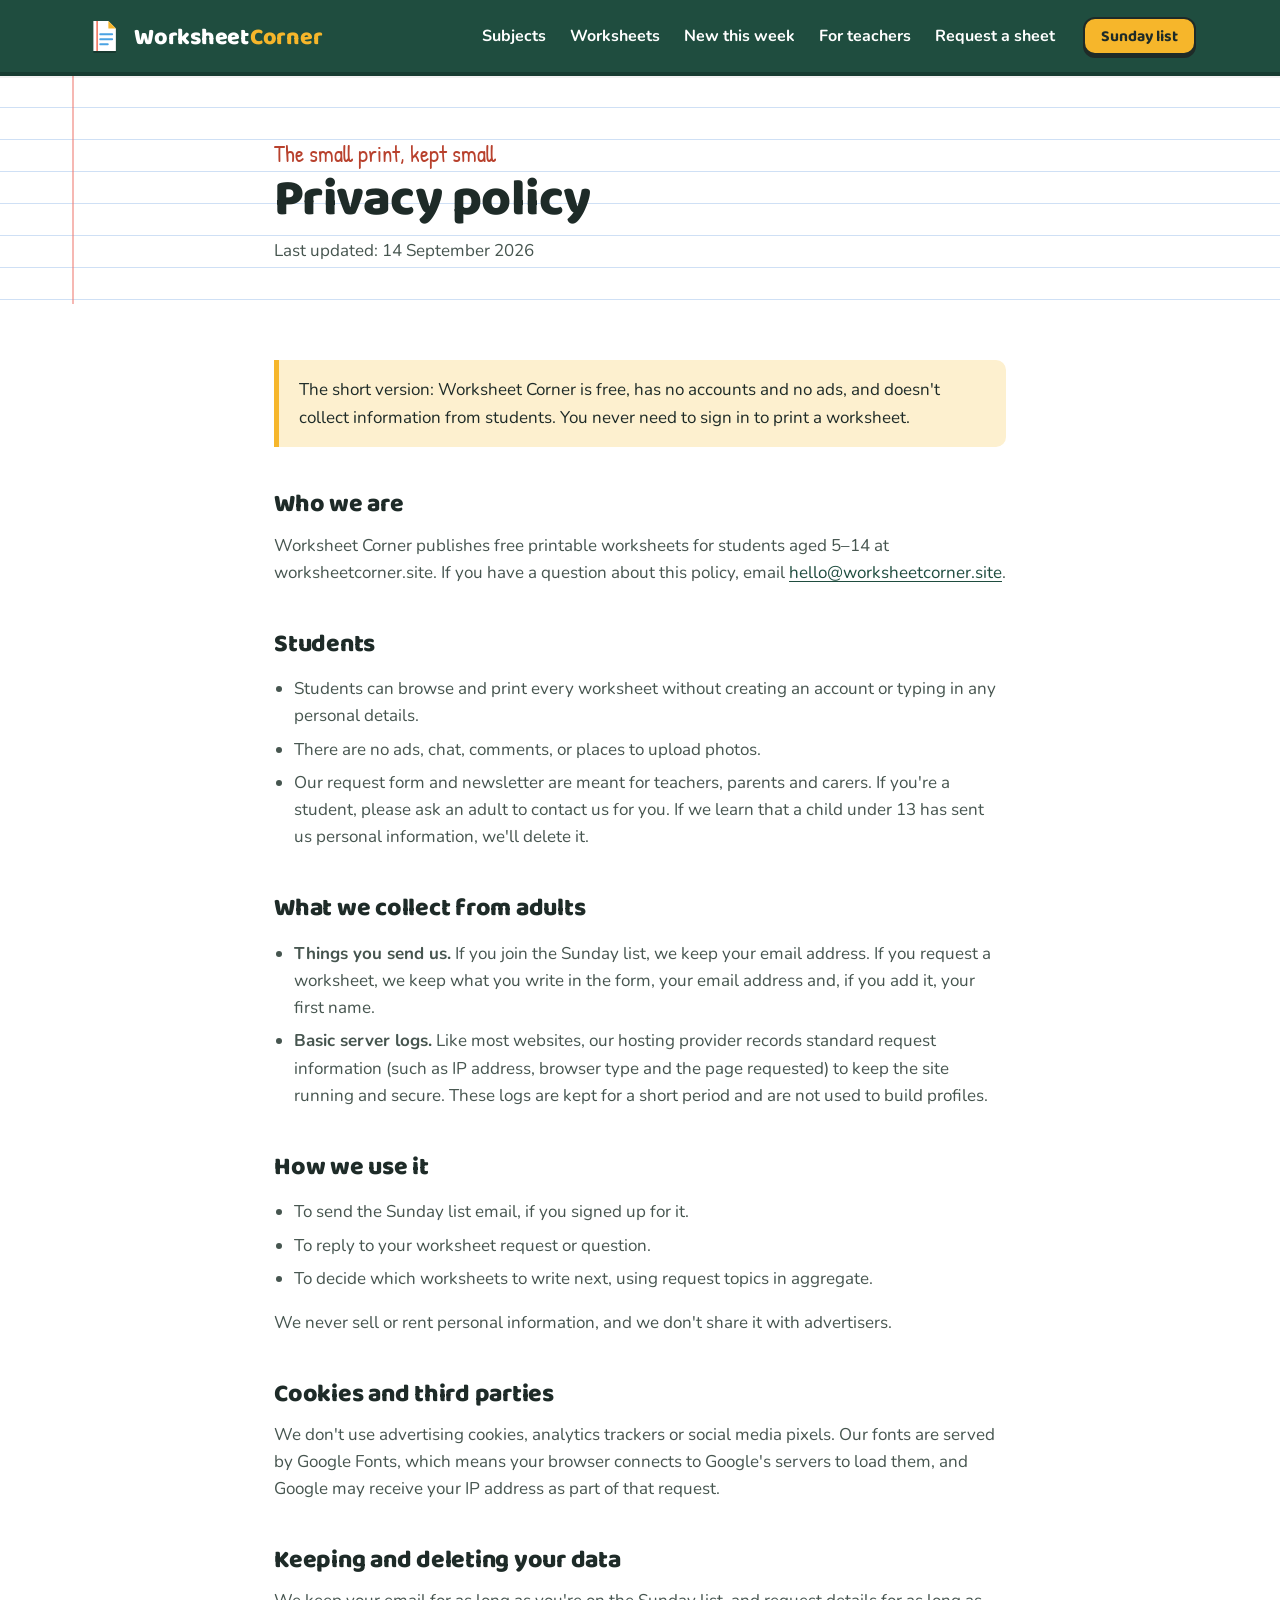
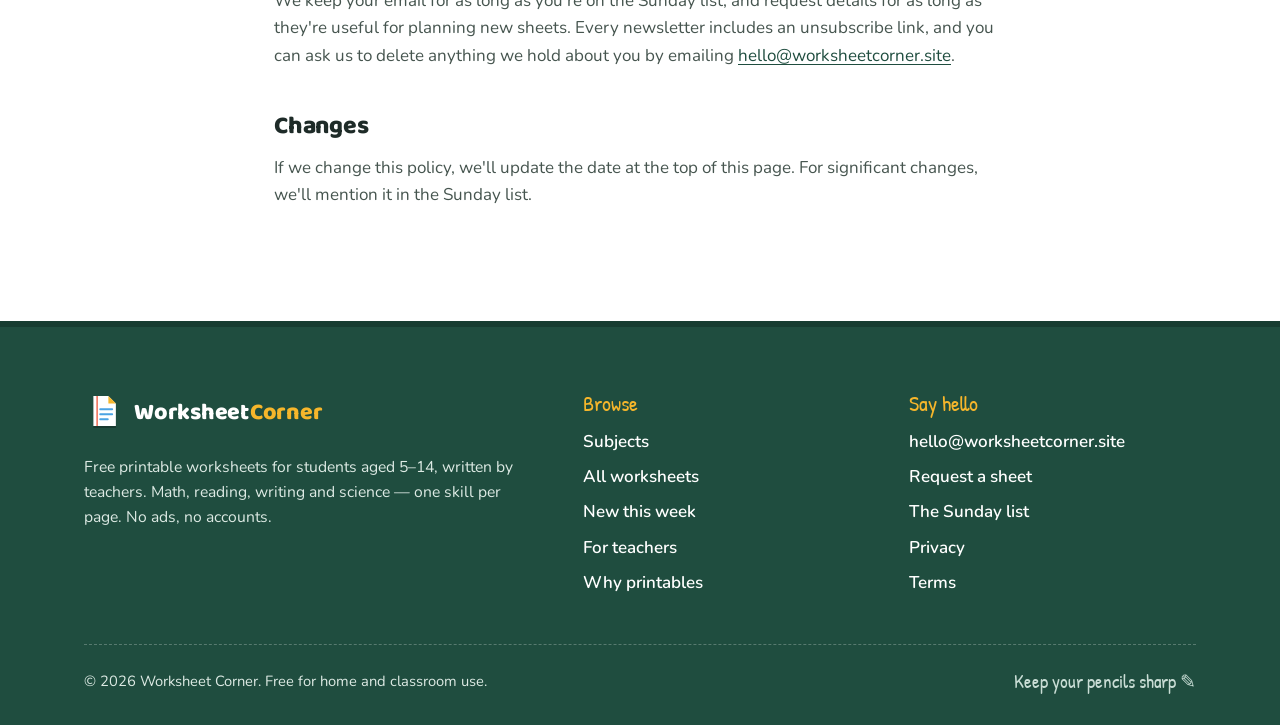
<file: privacy.html>
<!DOCTYPE html>
<html lang="en">
<head>
  <meta charset="utf-8">
  <meta name="viewport" content="width=device-width, initial-scale=1">
  <title>Privacy Policy — Worksheet Corner</title>
  <meta name="description" content="Worksheet Corner privacy: free, no accounts, no ads, no trackers, and no information collected from students.">
  <meta name="theme-color" content="#1F4D3F">
  <link rel="canonical" href="https://worksheetcorner.site/privacy.html">
  <meta property="og:type" content="website">
  <meta property="og:site_name" content="Worksheet Corner">
  <meta property="og:title" content="Privacy Policy — Worksheet Corner">
  <meta property="og:description" content="Worksheet Corner privacy: free, no accounts, no ads, no trackers, and no information collected from students.">
  <meta property="og:url" content="https://worksheetcorner.site/privacy.html">
  <meta property="og:image" content="https://worksheetcorner.site/favicon.svg">
  <link rel="icon" href="favicon.svg" type="image/svg+xml">
  <link rel="preconnect" href="https://fonts.googleapis.com">
  <link rel="preconnect" href="https://fonts.gstatic.com" crossorigin>
  <link href="https://fonts.googleapis.com/css2?family=Baloo+2:wght@500;600;700;800&family=Nunito:ital,wght@0,400;0,600;0,700;0,800;1,400&family=Patrick+Hand&display=swap" rel="stylesheet">
  <link rel="stylesheet" href="style.css">
</head>
<body>
  <a class="skip-link" href="#main">Skip to content</a>

  <header class="site-header">
    <div class="wrap header-inner">
      <a class="brand" href="index.html" aria-label="Worksheet Corner home">
        <svg class="brand-mark" viewBox="0 0 64 64" aria-hidden="true" focusable="false">
          <path d="M15 8h24l12 12v36H15z" fill="#FFFFFF"/>
          <path d="M39 8v12h12z" fill="#F6B62B"/>
          <path d="M21 8v48" stroke="#F0715A" stroke-width="2.5"/>
          <path d="M26 29h19M26 37h19M26 45h12" stroke="#4BA3E3" stroke-width="3.2" stroke-linecap="round"/>
        </svg>
        <span class="brand-name">Worksheet<span>Corner</span></span>
      </a>
      <button class="nav-toggle" type="button" aria-expanded="false" aria-controls="site-nav">
        <span class="nav-toggle-bars" aria-hidden="true"></span>
        <span class="visually-hidden">Menu</span>
      </button>
      <nav id="site-nav" class="site-nav" aria-label="Main">
        <ul>
          <li><a href="index.html#subjects">Subjects</a></li>
          <li><a href="index.html#worksheets">Worksheets</a></li>
          <li><a href="index.html#new">New this week</a></li>
          <li><a href="index.html#teachers">For teachers</a></li>
          <li><a href="index.html#request">Request a sheet</a></li>
        </ul>
        <a class="btn btn-sun btn-sm nav-cta" href="index.html#newsletter">Sunday list</a>
      </nav>
    </div>
  </header>

  <main id="main">
    <section class="legal-hero paper" aria-labelledby="page-title">
      <div class="wrap">
        <p class="kicker">The small print, kept small</p>
        <h1 id="page-title">Privacy policy</h1>
        <p>Last updated: 14 September 2026</p>
      </div>
    </section>
    <section class="legal">
      <div class="wrap">
        <p class="callout">The short version: Worksheet Corner is free, has no accounts and no ads, and doesn't collect information from students. You never need to sign in to print a worksheet.</p>

        <h2>Who we are</h2>
        <p>Worksheet Corner publishes free printable worksheets for students aged 5–14 at worksheetcorner.site. If you have a question about this policy, email <a href="mailto:hello@worksheetcorner.site">hello@worksheetcorner.site</a>.</p>

        <h2>Students</h2>
        <ul>
          <li>Students can browse and print every worksheet without creating an account or typing in any personal details.</li>
          <li>There are no ads, chat, comments, or places to upload photos.</li>
          <li>Our request form and newsletter are meant for teachers, parents and carers. If you're a student, please ask an adult to contact us for you. If we learn that a child under 13 has sent us personal information, we'll delete it.</li>
        </ul>

        <h2>What we collect from adults</h2>
        <ul>
          <li><strong>Things you send us.</strong> If you join the Sunday list, we keep your email address. If you request a worksheet, we keep what you write in the form, your email address and, if you add it, your first name.</li>
          <li><strong>Basic server logs.</strong> Like most websites, our hosting provider records standard request information (such as IP address, browser type and the page requested) to keep the site running and secure. These logs are kept for a short period and are not used to build profiles.</li>
        </ul>

        <h2>How we use it</h2>
        <ul>
          <li>To send the Sunday list email, if you signed up for it.</li>
          <li>To reply to your worksheet request or question.</li>
          <li>To decide which worksheets to write next, using request topics in aggregate.</li>
        </ul>
        <p>We never sell or rent personal information, and we don't share it with advertisers.</p>

        <h2>Cookies and third parties</h2>
        <p>We don't use advertising cookies, analytics trackers or social media pixels. Our fonts are served by Google Fonts, which means your browser connects to Google's servers to load them, and Google may receive your IP address as part of that request.</p>

        <h2>Keeping and deleting your data</h2>
        <p>We keep your email for as long as you're on the Sunday list, and request details for as long as they're useful for planning new sheets. Every newsletter includes an unsubscribe link, and you can ask us to delete anything we hold about you by emailing <a href="mailto:hello@worksheetcorner.site">hello@worksheetcorner.site</a>.</p>

        <h2>Changes</h2>
        <p>If we change this policy, we'll update the date at the top of this page. For significant changes, we'll mention it in the Sunday list.</p>
      </div>
    </section>
  </main>

  <footer class="site-footer">
    <div class="wrap footer-grid">
      <div class="footer-brand">
        <a class="brand" href="index.html" aria-label="Worksheet Corner home">
          <svg class="brand-mark" viewBox="0 0 64 64" aria-hidden="true" focusable="false">
            <path d="M15 8h24l12 12v36H15z" fill="#FFFFFF"/>
            <path d="M39 8v12h12z" fill="#F6B62B"/>
            <path d="M21 8v48" stroke="#F0715A" stroke-width="2.5"/>
            <path d="M26 29h19M26 37h19M26 45h12" stroke="#4BA3E3" stroke-width="3.2" stroke-linecap="round"/>
          </svg>
          <span class="brand-name">Worksheet<span>Corner</span></span>
        </a>
        <p>Free printable worksheets for students aged <span class="nowrap">5–14</span>, written by teachers. Math, reading, writing and science — one skill per page. No ads, no accounts.</p>
      </div>
      <nav class="footer-col" aria-label="Browse">
        <h2>Browse</h2>
        <ul>
          <li><a href="index.html#subjects">Subjects</a></li>
          <li><a href="index.html#worksheets">All worksheets</a></li>
          <li><a href="index.html#new">New this week</a></li>
          <li><a href="index.html#teachers">For teachers</a></li>
          <li><a href="index.html#why">Why printables</a></li>
        </ul>
      </nav>
      <div class="footer-col">
        <h2>Say hello</h2>
        <ul>
          <li><a href="mailto:hello@worksheetcorner.site">hello@worksheetcorner.site</a></li>
          <li><a href="index.html#request">Request a sheet</a></li>
          <li><a href="index.html#newsletter">The Sunday list</a></li>
          <li><a href="privacy.html">Privacy</a></li>
          <li><a href="terms.html">Terms</a></li>
        </ul>
      </div>
    </div>
    <div class="wrap footer-base">
      <p>© 2026 Worksheet Corner. Free for home and classroom use.</p>
      <p class="hand">Keep your pencils sharp ✎</p>
    </div>
  </footer>

  <script src="script.js"></script>
</body>
</html>
</file>
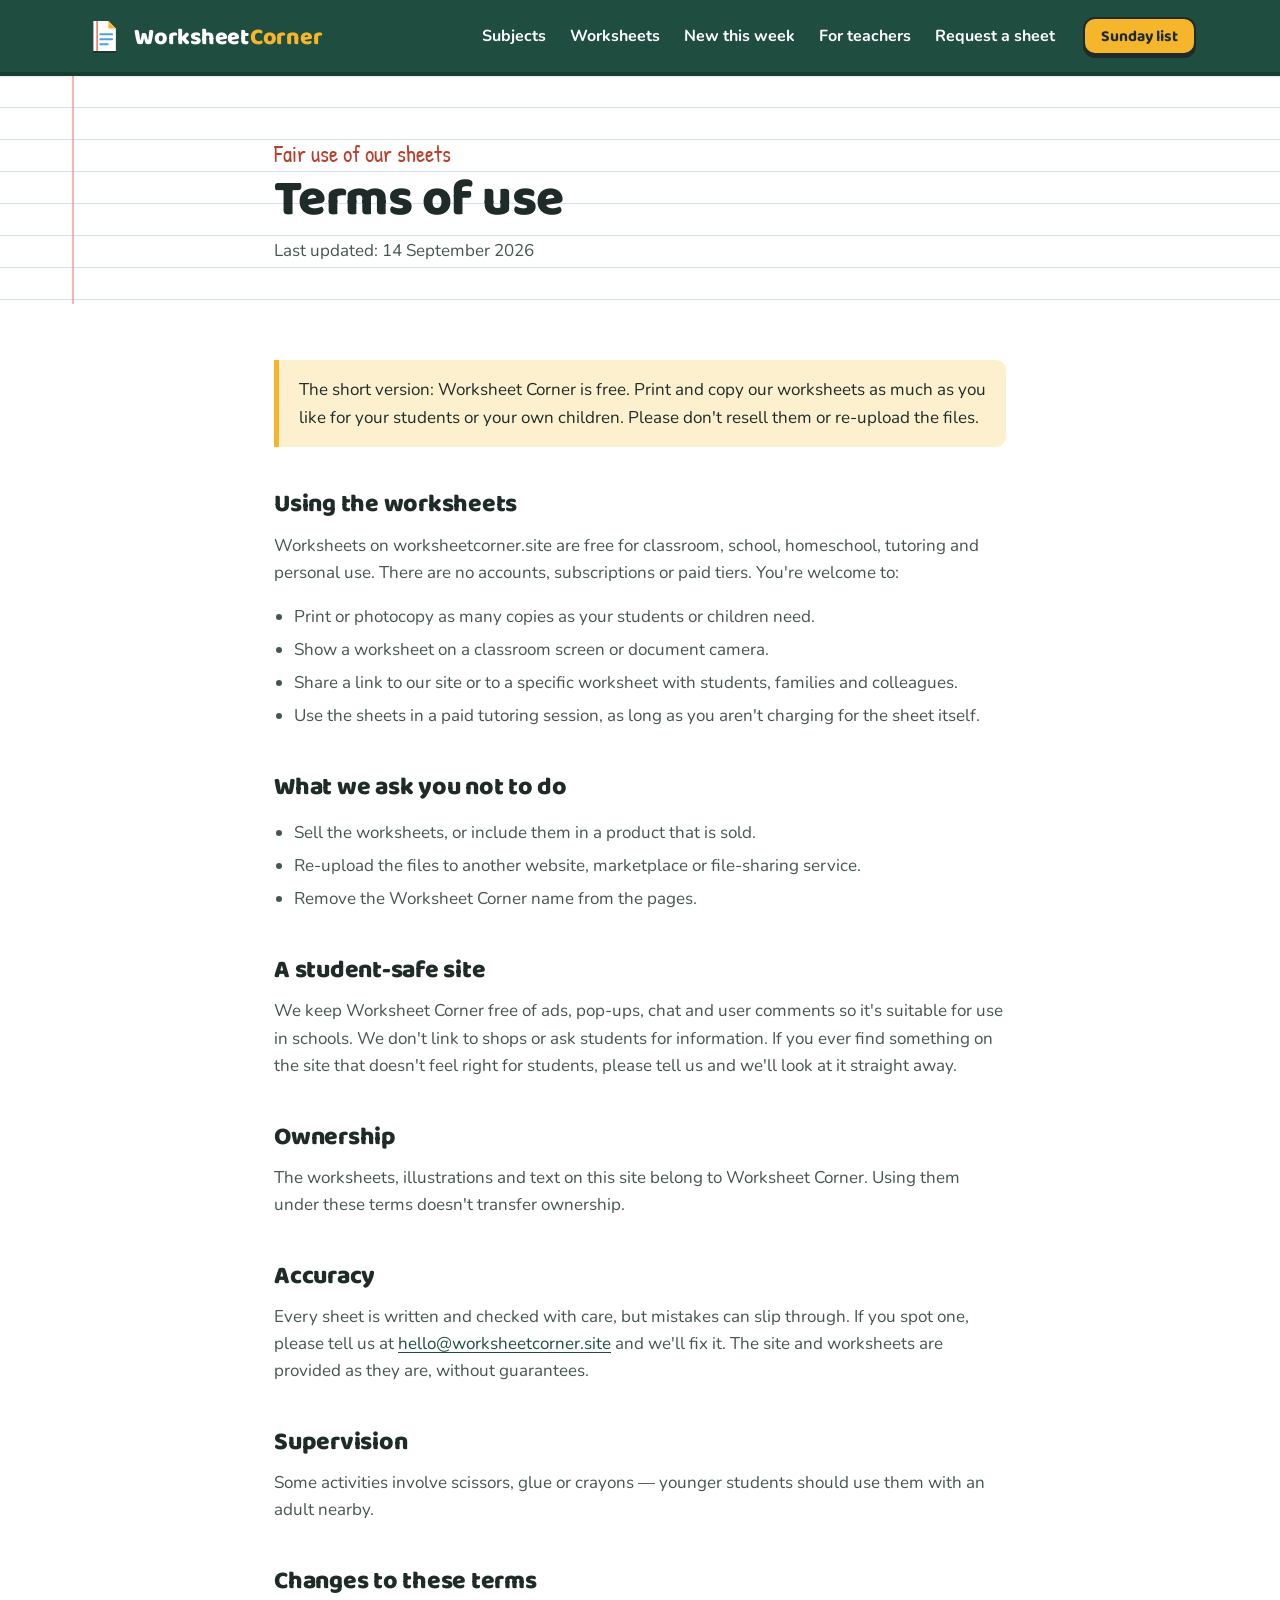
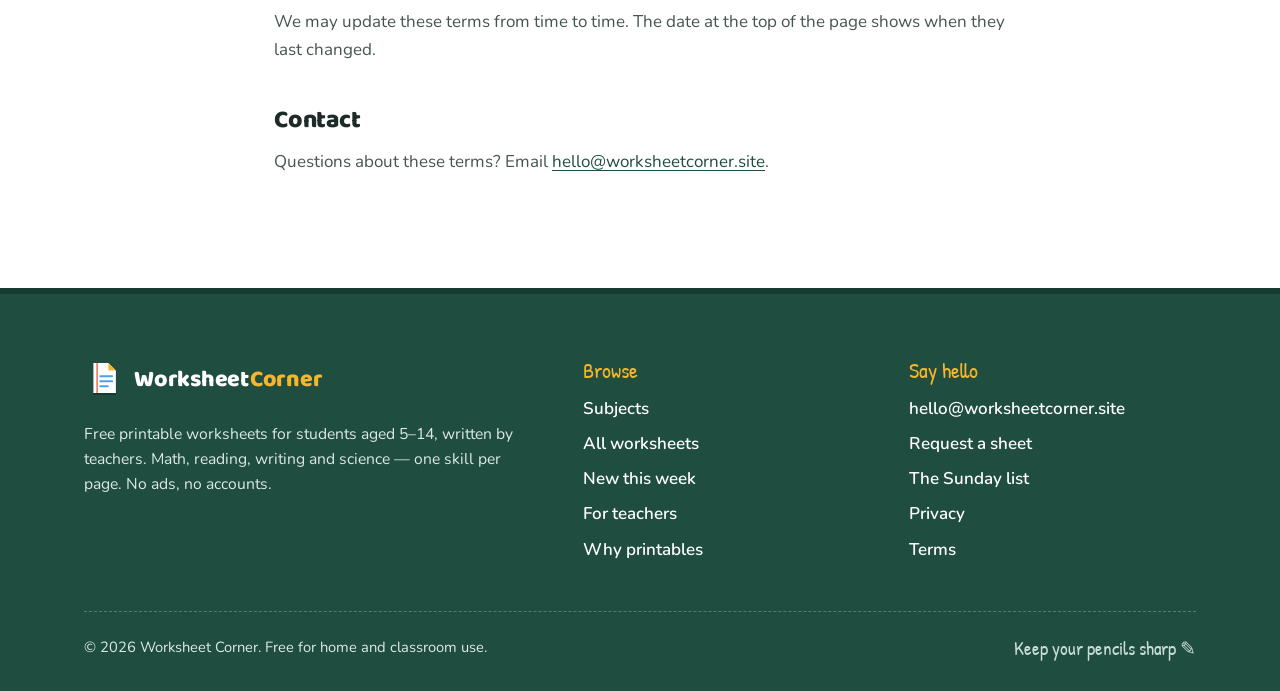
<file: terms.html>
<!DOCTYPE html>
<html lang="en">
<head>
  <meta charset="utf-8">
  <meta name="viewport" content="width=device-width, initial-scale=1">
  <title>Terms of Use — Worksheet Corner</title>
  <meta name="description" content="Terms for using Worksheet Corner printables: free for classroom, homeschool and personal use, student-safe, with no ads or accounts.">
  <meta name="theme-color" content="#1F4D3F">
  <link rel="canonical" href="https://worksheetcorner.site/terms.html">
  <meta property="og:type" content="website">
  <meta property="og:site_name" content="Worksheet Corner">
  <meta property="og:title" content="Terms of Use — Worksheet Corner">
  <meta property="og:description" content="Terms for using Worksheet Corner printables: free for classroom, homeschool and personal use, student-safe, with no ads or accounts.">
  <meta property="og:url" content="https://worksheetcorner.site/terms.html">
  <meta property="og:image" content="https://worksheetcorner.site/favicon.svg">
  <link rel="icon" href="favicon.svg" type="image/svg+xml">
  <link rel="preconnect" href="https://fonts.googleapis.com">
  <link rel="preconnect" href="https://fonts.gstatic.com" crossorigin>
  <link href="https://fonts.googleapis.com/css2?family=Baloo+2:wght@500;600;700;800&family=Nunito:ital,wght@0,400;0,600;0,700;0,800;1,400&family=Patrick+Hand&display=swap" rel="stylesheet">
  <link rel="stylesheet" href="style.css">
</head>
<body>
  <a class="skip-link" href="#main">Skip to content</a>

  <header class="site-header">
    <div class="wrap header-inner">
      <a class="brand" href="index.html" aria-label="Worksheet Corner home">
        <svg class="brand-mark" viewBox="0 0 64 64" aria-hidden="true" focusable="false">
          <path d="M15 8h24l12 12v36H15z" fill="#FFFFFF"/>
          <path d="M39 8v12h12z" fill="#F6B62B"/>
          <path d="M21 8v48" stroke="#F0715A" stroke-width="2.5"/>
          <path d="M26 29h19M26 37h19M26 45h12" stroke="#4BA3E3" stroke-width="3.2" stroke-linecap="round"/>
        </svg>
        <span class="brand-name">Worksheet<span>Corner</span></span>
      </a>
      <button class="nav-toggle" type="button" aria-expanded="false" aria-controls="site-nav">
        <span class="nav-toggle-bars" aria-hidden="true"></span>
        <span class="visually-hidden">Menu</span>
      </button>
      <nav id="site-nav" class="site-nav" aria-label="Main">
        <ul>
          <li><a href="index.html#subjects">Subjects</a></li>
          <li><a href="index.html#worksheets">Worksheets</a></li>
          <li><a href="index.html#new">New this week</a></li>
          <li><a href="index.html#teachers">For teachers</a></li>
          <li><a href="index.html#request">Request a sheet</a></li>
        </ul>
        <a class="btn btn-sun btn-sm nav-cta" href="index.html#newsletter">Sunday list</a>
      </nav>
    </div>
  </header>

  <main id="main">
    <section class="legal-hero paper" aria-labelledby="page-title">
      <div class="wrap">
        <p class="kicker">Fair use of our sheets</p>
        <h1 id="page-title">Terms of use</h1>
        <p>Last updated: 14 September 2026</p>
      </div>
    </section>
    <section class="legal">
      <div class="wrap">
        <p class="callout">The short version: Worksheet Corner is free. Print and copy our worksheets as much as you like for your students or your own children. Please don't resell them or re-upload the files.</p>

        <h2>Using the worksheets</h2>
        <p>Worksheets on worksheetcorner.site are free for classroom, school, homeschool, tutoring and personal use. There are no accounts, subscriptions or paid tiers. You're welcome to:</p>
        <ul>
          <li>Print or photocopy as many copies as your students or children need.</li>
          <li>Show a worksheet on a classroom screen or document camera.</li>
          <li>Share a link to our site or to a specific worksheet with students, families and colleagues.</li>
          <li>Use the sheets in a paid tutoring session, as long as you aren't charging for the sheet itself.</li>
        </ul>

        <h2>What we ask you not to do</h2>
        <ul>
          <li>Sell the worksheets, or include them in a product that is sold.</li>
          <li>Re-upload the files to another website, marketplace or file-sharing service.</li>
          <li>Remove the Worksheet Corner name from the pages.</li>
        </ul>

        <h2>A student-safe site</h2>
        <p>We keep Worksheet Corner free of ads, pop-ups, chat and user comments so it's suitable for use in schools. We don't link to shops or ask students for information. If you ever find something on the site that doesn't feel right for students, please tell us and we'll look at it straight away.</p>

        <h2>Ownership</h2>
        <p>The worksheets, illustrations and text on this site belong to Worksheet Corner. Using them under these terms doesn't transfer ownership.</p>

        <h2>Accuracy</h2>
        <p>Every sheet is written and checked with care, but mistakes can slip through. If you spot one, please tell us at <a href="mailto:hello@worksheetcorner.site">hello@worksheetcorner.site</a> and we'll fix it. The site and worksheets are provided as they are, without guarantees.</p>

        <h2>Supervision</h2>
        <p>Some activities involve scissors, glue or crayons — younger students should use them with an adult nearby.</p>

        <h2>Changes to these terms</h2>
        <p>We may update these terms from time to time. The date at the top of the page shows when they last changed.</p>

        <h2>Contact</h2>
        <p>Questions about these terms? Email <a href="mailto:hello@worksheetcorner.site">hello@worksheetcorner.site</a>.</p>
      </div>
    </section>
  </main>

  <footer class="site-footer">
    <div class="wrap footer-grid">
      <div class="footer-brand">
        <a class="brand" href="index.html" aria-label="Worksheet Corner home">
          <svg class="brand-mark" viewBox="0 0 64 64" aria-hidden="true" focusable="false">
            <path d="M15 8h24l12 12v36H15z" fill="#FFFFFF"/>
            <path d="M39 8v12h12z" fill="#F6B62B"/>
            <path d="M21 8v48" stroke="#F0715A" stroke-width="2.5"/>
            <path d="M26 29h19M26 37h19M26 45h12" stroke="#4BA3E3" stroke-width="3.2" stroke-linecap="round"/>
          </svg>
          <span class="brand-name">Worksheet<span>Corner</span></span>
        </a>
        <p>Free printable worksheets for students aged <span class="nowrap">5–14</span>, written by teachers. Math, reading, writing and science — one skill per page. No ads, no accounts.</p>
      </div>
      <nav class="footer-col" aria-label="Browse">
        <h2>Browse</h2>
        <ul>
          <li><a href="index.html#subjects">Subjects</a></li>
          <li><a href="index.html#worksheets">All worksheets</a></li>
          <li><a href="index.html#new">New this week</a></li>
          <li><a href="index.html#teachers">For teachers</a></li>
          <li><a href="index.html#why">Why printables</a></li>
        </ul>
      </nav>
      <div class="footer-col">
        <h2>Say hello</h2>
        <ul>
          <li><a href="mailto:hello@worksheetcorner.site">hello@worksheetcorner.site</a></li>
          <li><a href="index.html#request">Request a sheet</a></li>
          <li><a href="index.html#newsletter">The Sunday list</a></li>
          <li><a href="privacy.html">Privacy</a></li>
          <li><a href="terms.html">Terms</a></li>
        </ul>
      </div>
    </div>
    <div class="wrap footer-base">
      <p>© 2026 Worksheet Corner. Free for home and classroom use.</p>
      <p class="hand">Keep your pencils sharp ✎</p>
    </div>
  </footer>

  <script src="script.js"></script>
</body>
</html>
</file>
<file: style.css>
:root {
  --chalk: #1F4D3F;
  --chalk-deep: #173C31;
  --chalk-line: rgba(255, 255, 255, 0.14);
  --paper: #FFFFFF;
  --rule: #CFE0F5;
  --margin: #EE7F76;
  --desk: #F4F7FB;
  --sun: #F6B62B;
  --sun-soft: #FDF0CF;
  --sky: #4BA3E3;
  --sky-soft: #DDEEFB;
  --coral: #F0715A;
  --coral-soft: #FCE3DD;
  --grass: #6BBF59;
  --grass-soft: #E1F2DC;
  --ink: #1E2B28;
  --ink-soft: #46554F;
  --pencil: #2E5FA0;
  --line: #DDE5EE;

  --font-head: "Baloo 2", "Nunito", system-ui, sans-serif;
  --font-body: "Nunito", system-ui, -apple-system, "Segoe UI", sans-serif;
  --font-hand: "Patrick Hand", "Comic Sans MS", cursive;

  --radius: 14px;
  --shadow-sheet: 0 1px 1px rgba(30, 43, 40, 0.06), 0 6px 18px rgba(30, 43, 40, 0.10);
  --shadow-lift: 0 2px 2px rgba(30, 43, 40, 0.06), 0 14px 30px rgba(30, 43, 40, 0.16);
  --wrap: 1160px;
}

*, *::before, *::after { box-sizing: border-box; }

html { scroll-behavior: smooth; -webkit-text-size-adjust: 100%; }
[id] { scroll-margin-top: 84px; }
@media (prefers-reduced-motion: reduce) {
  html { scroll-behavior: auto; }
  *, *::before, *::after { transition: none !important; animation: none !important; }
}

body {
  margin: 0;
  font-family: var(--font-body);
  font-size: 1.0625rem;
  line-height: 1.6;
  color: var(--ink);
  background: var(--paper);
  overflow-x: hidden;
}

img, svg { display: block; max-width: 100%; }
a { color: var(--chalk); text-underline-offset: 3px; }
a:hover { color: var(--ink); }
:focus-visible { outline: 3px solid var(--sky); outline-offset: 3px; border-radius: 6px; }

h1, h2, h3 {
  font-family: var(--font-head);
  line-height: 1.12;
  margin: 0 0 0.5em;
  color: var(--ink);
  letter-spacing: -0.01em;
}
h1 { font-size: clamp(2.5rem, 6vw, 4.1rem); font-weight: 800; }
h2 { font-size: clamp(1.9rem, 3.6vw, 2.7rem); font-weight: 800; }
h3 { font-size: 1.3rem; font-weight: 700; }
p { margin: 0 0 1em; }

.wrap { width: 100%; max-width: var(--wrap); margin: 0 auto; padding: 0 24px; }

.visually-hidden {
  position: absolute !important; width: 1px; height: 1px; padding: 0; margin: -1px;
  overflow: hidden; clip: rect(0 0 0 0); white-space: nowrap; border: 0;
}
.skip-link {
  position: absolute; left: 12px; top: -60px; z-index: 100;
  background: var(--sun); color: var(--ink); padding: 10px 16px; border-radius: 8px;
  font-weight: 800; text-decoration: none;
}
.skip-link:focus { top: 12px; }

.hand { font-family: var(--font-hand); }
.nowrap { white-space: nowrap; }
.btn {
  display: inline-flex; align-items: center; justify-content: center; gap: 8px;
  font-family: var(--font-head); font-weight: 700; font-size: 1.08rem; line-height: 1;
  padding: 15px 24px 13px; border-radius: 12px; border: 2px solid var(--ink);
  text-decoration: none; cursor: pointer; color: var(--ink); background: var(--paper);
  box-shadow: 0 4px 0 var(--ink);
  transition: transform .15s ease, box-shadow .15s ease, background-color .15s ease;
}
.btn:hover { transform: translateY(-2px); box-shadow: 0 6px 0 var(--ink); color: var(--ink); }
.btn:active { transform: translateY(3px); box-shadow: 0 1px 0 var(--ink); }
.btn-sun { background: var(--sun); }
.btn-coral { background: var(--coral); }
.btn-ghost { background: var(--paper); }
.btn-sm { padding: 10px 16px 8px; font-size: 0.98rem; box-shadow: 0 3px 0 var(--ink); }
.btn-sm:hover { box-shadow: 0 4px 0 var(--ink); }
.link-btn {
  background: none; border: 0; padding: 0; font: inherit; font-weight: 700;
  color: var(--chalk); text-decoration: underline; text-underline-offset: 3px; cursor: pointer;
}
.site-header {
  position: sticky; top: 0; z-index: 50;
  background: var(--chalk);
  border-bottom: 4px solid var(--chalk-deep);
  box-shadow: 0 2px 0 rgba(0,0,0,.05);
}
.header-inner { display: flex; align-items: center; justify-content: space-between; gap: 16px; min-height: 72px; }

.brand { display: inline-flex; align-items: center; gap: 10px; text-decoration: none; color: #fff; }
.brand:hover { color: #fff; }
.brand-mark { width: 40px; height: 40px; flex: none; filter: drop-shadow(0 2px 0 rgba(0,0,0,.25)); transition: transform .2s ease; }
.brand:hover .brand-mark { transform: rotate(-6deg); }
.brand-name { font-family: var(--font-head); font-weight: 800; font-size: 1.45rem; letter-spacing: -0.01em; line-height: 1; padding-top: 3px; }
.brand-name span { color: var(--sun); margin-left: 1px; }

.site-nav { display: flex; align-items: center; gap: 28px; }
.site-nav ul { list-style: none; margin: 0; padding: 0; display: flex; gap: 24px; }
.site-nav ul a {
  color: #fff; text-decoration: none; font-weight: 700; font-size: 1rem;
  padding: 6px 0; background-image: linear-gradient(var(--sun), var(--sun));
  background-size: 0 3px; background-repeat: no-repeat; background-position: 0 100%;
  transition: background-size .2s ease;
}
.site-nav ul a:hover, .site-nav ul a:focus-visible { background-size: 100% 3px; color: #fff; }

.nav-toggle {
  display: none; width: 46px; height: 46px; border-radius: 10px;
  border: 2px solid rgba(255,255,255,.35); background: transparent; cursor: pointer;
  align-items: center; justify-content: center;
}
.nav-toggle-bars, .nav-toggle-bars::before, .nav-toggle-bars::after {
  display: block; width: 22px; height: 2.5px; background: #fff; border-radius: 2px; position: relative;
  transition: transform .2s ease, background-color .2s ease;
}
.nav-toggle-bars::before, .nav-toggle-bars::after { content: ""; position: absolute; left: 0; }
.nav-toggle-bars::before { top: -7px; }
.nav-toggle-bars::after { top: 7px; }
.nav-toggle[aria-expanded="true"] .nav-toggle-bars { background: transparent; }
.nav-toggle[aria-expanded="true"] .nav-toggle-bars::before { transform: translateY(7px) rotate(45deg); }
.nav-toggle[aria-expanded="true"] .nav-toggle-bars::after { transform: translateY(-7px) rotate(-45deg); }
.paper {
  position: relative;
  background-color: var(--paper);
  background-image: linear-gradient(to bottom, transparent 0, transparent 31px, var(--rule) 31px, var(--rule) 32px);
  background-size: 100% 32px;
}
.paper::before {
  content: ""; position: absolute; top: 0; bottom: 0; left: 72px; width: 2px;
  background: var(--margin); opacity: .55; pointer-events: none;
}
.paper-soft { background-image: linear-gradient(to bottom, transparent 0, transparent 31px, #E2ECF8 31px, #E2ECF8 32px); }
.paper > .wrap { position: relative; }
.hero { padding: 72px 0 88px; overflow: hidden; }
.hero-grid { display: grid; grid-template-columns: 1.05fr 0.95fr; gap: 56px; align-items: center; }
.hero-copy { position: relative; }

.eyebrow {
  display: inline-flex; align-items: center; gap: 10px; margin-bottom: 18px;
  font-weight: 800; font-size: 0.92rem; letter-spacing: 0.04em; text-transform: uppercase; color: var(--chalk);
  background: #fff; border: 2px solid var(--chalk); border-radius: 999px; padding: 6px 14px 5px;
}
.dot { width: 10px; height: 10px; border-radius: 50%; display: inline-block; }
.dot-sun { background: var(--sun); box-shadow: 0 0 0 2px var(--chalk); }

.hl { position: relative; white-space: nowrap; z-index: 0; }
.hl::after {
  content: ""; position: absolute; left: -4px; right: -6px; bottom: 0.08em; height: 0.36em;
  background: var(--sun); border-radius: 6px 12px 8px 14px; transform: rotate(-1.2deg); z-index: -1; opacity: .85;
}
.lede { font-size: 1.2rem; color: var(--ink-soft); max-width: 34em; background: rgba(255,255,255,.75); }
.hero-actions { display: flex; flex-wrap: wrap; gap: 14px; margin: 28px 0 8px; }

.hand-note {
  font-family: var(--font-hand); font-size: 1.35rem; line-height: 1.3; color: var(--pencil);
  display: flex; align-items: flex-start; gap: 8px; margin: 10px 0 0;
}
.hero-note { transform: rotate(-2deg); margin-left: 150px; }
.hero-note svg { width: 48px; height: 32px; flex: none; transform: scaleX(-1) rotate(-10deg); margin-top: -18px; }

.hero-checks {
  list-style: none; padding: 0; margin: 28px 0 0; display: flex; flex-wrap: wrap; gap: 10px 22px;
  font-weight: 700; font-size: 0.98rem; color: var(--ink);
}
.hero-checks li { display: flex; align-items: center; gap: 8px; background: rgba(255,255,255,.8); }
.hero-checks li::before {
  content: ""; width: 20px; height: 20px; flex: none; border-radius: 6px; background: var(--grass-soft);
  border: 2px solid var(--grass);
  background-image: url("data:image/svg+xml,%3Csvg xmlns='http://www.w3.org/2000/svg' viewBox='0 0 20 20'%3E%3Cpath d='M5 10.5l3.2 3L15 6.5' fill='none' stroke='%232D6122' stroke-width='2.6' stroke-linecap='round' stroke-linejoin='round'/%3E%3C/svg%3E");
  background-size: 100%;
}
.hero-art { position: relative; width: 100%; max-width: 480px; aspect-ratio: 1 / 1.02; margin: 0 auto; }
.h-sheet {
  position: absolute; background: #fff; border-radius: 6px; padding: 5% 6%;
  box-shadow: var(--shadow-sheet); border: 1px solid #E6ECF3; container-type: inline-size;
}
.h-sheet-back1 { width: 62%; left: 0; top: 4%; transform: rotate(-8deg); }
.h-sheet-back2 { width: 60%; right: 0; top: 0; transform: rotate(7deg); }
.h-sheet-front {
  width: 70%; left: 15%; top: 22%; transform: rotate(-1.5deg); z-index: 2; box-shadow: var(--shadow-lift);
  background-image: linear-gradient(to right, transparent 9%, var(--margin) 9%, var(--margin) calc(9% + 1.5px), transparent calc(9% + 1.5px));
}
.tape {
  position: absolute; top: -14px; left: 50%; width: 110px; height: 30px; margin-left: -55px;
  transform: rotate(-4deg); opacity: .8;
  clip-path: polygon(0 8%, 4% 0, 8% 10%, 12% 0, 16% 8%, 84% 6%, 88% 0, 92% 10%, 96% 0, 100% 6%, 100% 94%, 96% 100%, 92% 90%, 88% 100%, 84% 92%, 16% 94%, 12% 100%, 8% 90%, 4% 100%, 0 92%);
}
.tape-sky { background: rgba(75, 163, 227, .55); }
.tape-sun { background: rgba(246, 182, 43, .6); }

.pg-head {
  display: flex; justify-content: space-between; gap: 8px; font-size: max(9px, 4.2cqw);
  color: var(--ink-soft); font-weight: 700; border-bottom: 1px solid var(--line); padding-bottom: 3%;
  white-space: nowrap; overflow: hidden;
}
.pg-head em { font-family: var(--font-hand); font-style: normal; color: var(--pencil); font-size: 1.3em; line-height: 1; }
.pg-title { font-family: var(--font-head); font-weight: 800; font-size: max(12px, 8cqw); margin: 4% 0 1%; line-height: 1.1; color: var(--ink); }
.pg-instr { font-size: max(9px, 4.4cqw); color: var(--ink-soft); margin: 0 0 4%; }
.pg-svg { width: 100%; height: auto; margin-top: 4%; }

.sums { display: grid; grid-template-columns: repeat(3, 1fr); gap: 6% 10%; padding: 2% 4% 4%; }
.sum {
  display: grid; justify-items: end; font-family: var(--font-body); font-weight: 800;
  font-size: max(12px, 7.5cqw); line-height: 1.15; color: var(--ink);
}
.sum span:nth-child(2) { border-bottom: 2px solid var(--ink); padding-bottom: 2px; width: 100%; text-align: right; }
.sum b { font-family: var(--font-hand); font-weight: 400; color: var(--pencil); font-size: 1.15em; line-height: 1.1; }
.sum b.blank { width: 70%; height: 1.1em; margin-top: 4px; border: 1.5px dashed #AFC0BA; border-radius: 4px; }

.sticker {
  position: absolute; right: -6%; bottom: -8%; width: 26%; aspect-ratio: 1; border-radius: 50%;
  background: var(--sun); color: var(--ink); display: grid; place-items: center; text-align: center;
  font-family: var(--font-hand); font-size: max(13px, 6.8cqw); line-height: 1; transform: rotate(12deg);
  box-shadow: 0 3px 0 #C98E0E, 0 8px 16px rgba(0,0,0,.12);
  border: 3px dotted rgba(255,255,255,.8);
}

.crayon { position: absolute; width: 38%; height: auto; filter: drop-shadow(0 4px 4px rgba(0,0,0,.14)); }
.crayon-1 { bottom: 1%; left: -4%; transform: rotate(-18deg); z-index: 3; }
.crayon-2 { bottom: 6%; right: -6%; transform: rotate(24deg); }
.section { padding: 96px 0; }
.section-desk { background: var(--desk); border-top: 1px solid var(--line); border-bottom: 1px solid var(--line); }
.section-head { max-width: 720px; margin-bottom: 44px; }
.kicker {
  font-family: var(--font-hand); font-size: 1.45rem; color: var(--coral); margin: 0 0 4px; line-height: 1.2;
  color: #B8412D;
}
.section-sub { color: var(--ink-soft); font-size: 1.12rem; margin: 0; }
.subject-grid { display: grid; grid-template-columns: repeat(4, 1fr); gap: 22px; }
.subject-tile {
  position: relative; border-radius: 18px; padding: 26px 22px 22px; border: 2px solid var(--ink);
  box-shadow: 0 6px 0 var(--ink); display: flex; flex-direction: column;
  transition: transform .2s ease, box-shadow .2s ease;
}
.subject-tile:hover { transform: translateY(-4px) rotate(-0.6deg); box-shadow: 0 10px 0 var(--ink); }
.subject-tile:nth-child(even):hover { transform: translateY(-4px) rotate(0.6deg); }
.tile-math { background: var(--sun); }
.tile-reading { background: var(--sky); }
.tile-writing { background: var(--coral); }
.tile-science { background: var(--grass); }
.subject-icon {
  width: 64px; height: 64px; border-radius: 16px; background: rgba(255,255,255,.4);
  display: grid; place-items: center; margin-bottom: 14px; border: 2px solid rgba(30,43,40,.2);
}
.subject-icon svg { width: 48px; height: 48px; }
.subject-tile h3 { font-size: 1.6rem; margin-bottom: 6px; }
.subject-tile p { font-size: 0.98rem; margin-bottom: 14px; color: var(--ink); }
.topic-list { list-style: none; padding: 0; margin: 0 0 18px; display: flex; flex-wrap: wrap; gap: 6px; }
.topic-list li {
  font-size: 0.82rem; font-weight: 800; background: rgba(255,255,255,.72); border-radius: 999px; padding: 3px 10px;
}
.tile-link {
  margin-top: auto; font-family: var(--font-head); font-weight: 700; color: var(--ink); text-decoration: none;
  font-size: 1.05rem; display: inline-flex; gap: 6px; align-items: center;
}
.tile-link::after { content: ""; position: absolute; inset: 0; border-radius: 18px; }
.tile-link span { transition: transform .2s ease; }
.subject-tile:hover .tile-link span { transform: translateX(4px); }
.subject-tile:focus-within { outline: 3px solid var(--chalk); outline-offset: 4px; }
.tile-link:focus-visible { outline: none; }
.filters {
  background: #fff; border: 1px solid var(--line); border-radius: var(--radius); padding: 18px 20px 12px;
  margin-bottom: 40px; box-shadow: 0 1px 2px rgba(0,0,0,.04);
}
.filter-row { display: flex; align-items: center; gap: 16px; margin-bottom: 10px; }
.filter-label {
  font-family: var(--font-hand); font-size: 1.3rem; color: var(--ink-soft); min-width: 64px; flex: none;
}
.chips { display: flex; flex-wrap: wrap; gap: 8px; }
.chip {
  font: inherit; font-weight: 800; font-size: 0.95rem; color: var(--ink);
  background: #fff; border: 2px solid #C9D4DF; border-radius: 999px; padding: 6px 14px; cursor: pointer;
  display: inline-flex; align-items: baseline; gap: 6px;
  transition: border-color .15s ease, background-color .15s ease, transform .15s ease;
}
.chip small { font-weight: 600; font-size: 0.8rem; color: var(--ink-soft); }
.chip:hover { border-color: var(--ink); transform: translateY(-1px); }
.chip.is-active { background: var(--chalk); border-color: var(--chalk); color: #fff; }
.chip.is-active small { color: #D5E6DF; }
.chip-math.is-active { background: var(--sun); border-color: var(--ink); color: var(--ink); }
.chip-reading.is-active { background: var(--sky); border-color: var(--ink); color: var(--ink); }
.chip-writing.is-active { background: var(--coral); border-color: var(--ink); color: var(--ink); }
.chip-science.is-active { background: var(--grass); border-color: var(--ink); color: var(--ink); }
.filter-status { margin: 6px 0 0; font-size: 0.95rem; color: var(--ink-soft); font-weight: 600; border-top: 1px dashed var(--line); padding-top: 10px; }
.filter-status .link-btn { margin-left: 10px; font-size: 0.95rem; }
.ws-grid { display: grid; grid-template-columns: repeat(3, 1fr); gap: 40px 30px; }
.ws-card {
  --tilt: 0deg;
  position: relative; background: #fff; border: 1px solid #E3E9F1; border-radius: 6px;
  box-shadow: var(--shadow-sheet); transform: rotate(var(--tilt));
  transition: transform .25s ease, box-shadow .25s ease;
  display: flex; flex-direction: column;
}
.ws-card::before {
  content: ""; position: absolute; top: -13px; left: 50%; width: 104px; height: 28px; margin-left: -52px; z-index: 3;
  background: rgba(246, 182, 43, .62); opacity: 0; transform: translateY(-8px) rotate(-3deg);
  transition: opacity .2s ease, transform .25s ease;
  clip-path: polygon(0 8%, 4% 0, 8% 10%, 12% 0, 16% 8%, 84% 6%, 88% 0, 92% 10%, 96% 0, 100% 6%, 100% 94%, 96% 100%, 92% 90%, 88% 100%, 84% 92%, 16% 94%, 12% 100%, 8% 90%, 4% 100%, 0 92%);
}
.ws-card:nth-child(3n+2)::before { background: rgba(75, 163, 227, .5); transform: translateY(-8px) rotate(2deg); }
.ws-card:nth-child(3n)::before { background: rgba(240, 113, 90, .45); }
.ws-card:hover, .ws-card:focus-within { transform: rotate(0deg) translateY(-6px); box-shadow: var(--shadow-lift); }
.ws-card:hover::before, .ws-card:focus-within::before { opacity: 1; transform: translateY(0) rotate(-3deg); }
.ws-card:nth-child(3n+2):hover::before, .ws-card:nth-child(3n+2):focus-within::before { transform: translateY(0) rotate(2deg); }
.ws-card[hidden] { display: none; }

.ws-preview {
  position: relative; aspect-ratio: 16 / 10; overflow: hidden; border-radius: 6px 6px 0 0;
  display: flex; justify-content: center; padding-top: 20px;
}
.prev-math { background: var(--sun-soft); }
.prev-reading { background: var(--sky-soft); }
.prev-writing { background: var(--coral-soft); }
.prev-science { background: var(--grass-soft); }
.ws-preview .page {
  width: 76%; background: #fff; border-radius: 4px 4px 0 0; padding: 6% 7% 0; container-type: inline-size;
  box-shadow: 0 0 0 1px rgba(30,43,40,.08), 0 6px 14px rgba(30,43,40,.10);
  transition: transform .3s ease;
  background-image: linear-gradient(to right, transparent 5%, var(--margin) 5%, var(--margin) calc(5% + 1px), transparent calc(5% + 1px));
}
.ws-card:hover .page { transform: translateY(-4px); }
.ws-preview .pg-title { font-size: max(11px, 7.6cqw); }
.ws-preview .pg-head { font-size: max(8px, 4cqw); }

.sums-mini { gap: 4% 12%; padding: 1% 6%; }
.sums-mini .sum { font-size: max(10px, 6.8cqw); }

.wordsearch {
  display: grid; grid-template-columns: repeat(7, 1fr); gap: 1px; margin-top: 4%;
  font-family: var(--font-body); font-weight: 700; font-size: max(9px, 5.4cqw); text-align: center; line-height: 1.55; color: var(--ink);
}
.wordsearch span { border: 1px solid #EEF2F6; }
.wordsearch .c1 { background: #FBE3A7; border-radius: 0; }
.wordsearch .c2 { background: #C7E2F7; }
.wordsearch .c3 { background: #F9C9BE; }
.wordbank { margin: 5% 0 0; font-size: max(8px, 4.4cqw); font-weight: 700; color: var(--ink-soft); border: 1px dashed #B9C6C1; border-radius: 4px; padding: 2% 4%; text-align: center; }

.storymap { display: grid; grid-template-columns: repeat(3, 1fr); gap: 5%; margin-top: 4%; }
.storymap div { border: 1.5px solid var(--ink); border-radius: 4px; padding: 5% 6% 8%; min-height: 0; }
.storymap div::before { content: ""; display: block; aspect-ratio: 4/3; border: 1px dashed #B9C6C1; border-radius: 3px; margin-bottom: 8%; background: #FAFCFE; }
.storymap b { display: block; font-size: max(8px, 4.2cqw); font-weight: 800; margin-bottom: 4%; }
.storymap i { display: block; border-bottom: 1px solid var(--rule); height: max(8px, 4.6cqw); }

.sandwich { display: grid; gap: max(3px, 1.6cqw); margin-top: 4%; }
.sandwich div { border: 1.5px solid var(--ink); border-radius: 4px; padding: 2% 4%; display: flex; align-items: center; gap: 6%; }
.sandwich .bun { background: #FBD98A; border-radius: 999px; }
.sandwich .f1 { background: #B9E0AF; }
.sandwich .f2 { background: #F7B3A6; }
.sandwich .f3 { background: #FDF0CF; }
.sandwich b { font-size: max(8px, 4.2cqw); white-space: nowrap; }
.sandwich i { flex: 1; border-bottom: 1px solid rgba(30,43,40,.45); height: max(7px, 3.4cqw); }

.ws-body { padding: 20px 22px 22px; display: flex; flex-direction: column; flex: 1; }
.ws-tags { display: flex; flex-wrap: wrap; gap: 6px; margin-bottom: 10px; }
.tag {
  display: inline-block; font-size: 0.78rem; font-weight: 800; letter-spacing: 0.03em; text-transform: uppercase;
  padding: 3px 9px 2px; border-radius: 6px;
}
.tag-math { background: var(--sun-soft); color: #6B4A00; }
.tag-reading { background: var(--sky-soft); color: #0F4C7A; }
.tag-writing { background: var(--coral-soft); color: #8A2E1C; }
.tag-science { background: var(--grass-soft); color: #2D6122; }
.tag-age { background: #EEF1F4; color: var(--ink-soft); }
.ws-body h3 { font-size: 1.28rem; margin-bottom: 6px; }
.ws-body p { font-size: 0.98rem; color: var(--ink-soft); margin-bottom: 14px; }
.ws-meta { display: flex; flex-wrap: wrap; gap: 6px 16px; font-size: 0.9rem; font-weight: 700; color: var(--ink); margin: auto 0 16px; }
.ws-meta span { display: inline-flex; align-items: center; gap: 6px; }
.ws-meta span:first-child::before {
  content: ""; width: 12px; height: 15px; border: 2px solid var(--ink); border-radius: 2px; background: #fff;
  box-shadow: 3px -3px 0 -1px #fff, 3px -3px 0 1px var(--ink);
  margin-right: 3px;
}
.ws-meta span + span::before { content: "·"; color: #9AA8A3; margin-right: 4px; }
.btn-print { width: 100%; font-size: 1rem; padding: 12px 18px 10px; box-shadow: 0 3px 0 var(--ink); background: #fff; }
.btn-print:hover { background: var(--sun); box-shadow: 0 5px 0 var(--ink); }
.ws-note { font-family: var(--font-hand); font-size: 1.12rem !important; line-height: 1.3; color: var(--pencil) !important; margin: 10px 0 0 !important; }
.ws-note:empty { display: none; }

.ws-empty { text-align: center; padding: 40px 20px; background: #fff; border: 2px dashed #C9D4DF; border-radius: var(--radius); }
.ws-empty .hand { font-size: 1.6rem; color: var(--pencil); margin-bottom: 4px; }
.equations { list-style: none; margin: 4% 0 0; padding: 0; display: grid; gap: max(4px, 2.6cqw); counter-reset: eq; }
.equations li {
  counter-increment: eq; display: flex; align-items: center; justify-content: space-between; gap: 8px;
  font-weight: 800; font-size: max(10px, 6cqw); border-bottom: 1px solid var(--rule); padding-bottom: 1.5%;
}
.equations li span::before { content: counter(eq) ". "; color: #8C9A95; font-weight: 700; }
.equations b { font-family: var(--font-hand); font-weight: 400; color: var(--pencil); font-size: 1.15em; line-height: 1; }
.equations b.blank { width: 30%; height: 1.1em; border: 1.5px dashed #AFC0BA; border-radius: 4px; }

.cer { display: grid; gap: max(4px, 2.4cqw); margin-top: 4%; }
.cer div { border: 1.5px solid var(--ink); border-left-width: 6px; border-radius: 4px; padding: 2.5% 4%; }
.cer .cer-c { border-left-color: var(--sun); }
.cer .cer-e { border-left-color: var(--sky); }
.cer .cer-r { border-left-color: var(--grass); }
.cer b { display: block; font-size: max(8px, 4.4cqw); }
.cer i { display: block; border-bottom: 1px solid var(--rule); height: max(7px, 3.6cqw); }

.builder { display: flex; flex-wrap: wrap; gap: max(3px, 2cqw); margin-top: 5%; }
.builder span {
  display: flex; flex-direction: column; font-weight: 800; font-size: max(9px, 5.4cqw); line-height: 1.2;
  border: 1.5px solid var(--ink); border-radius: 4px; padding: 2% 3.5%; background: #fff;
}
.builder small { font-weight: 700; font-size: 0.7em; color: var(--ink-soft); }
.builder .bw-who { background: #FDF0CF; }
.builder .bw-did { background: #DDEEFB; }
.builder .bw-where { background: #E1F2DC; }
.builder-line { margin: 5% 0 0; font-family: var(--font-hand); color: var(--pencil); font-size: max(11px, 6.6cqw); line-height: 1.2; border-bottom: 1px solid var(--rule); min-height: 1.3em; }

.mainidea { margin-top: 4%; }
.mi-top { border: 1.5px solid var(--ink); border-radius: 4px; background: #DDEEFB; padding: 2.5% 4%; }
.mi-top b { display: block; font-size: max(8px, 4.2cqw); }
.mi-top em { display: block; font-style: normal; font-family: var(--font-hand); color: var(--pencil); font-size: max(10px, 5.8cqw); line-height: 1.2; }
.mi-legs { display: grid; grid-template-columns: repeat(3, 1fr); gap: 6%; padding: 0 4%; }
.mi-legs div { border: 1.5px solid var(--ink); border-top: 0; border-radius: 0 0 4px 4px; padding: 6% 8% 16%; }
.mi-legs b { display: block; font-size: max(7px, 3.8cqw); color: var(--ink-soft); }
.mi-legs i { display: block; border-bottom: 1px solid var(--rule); height: max(7px, 3.8cqw); }

.poem { position: relative; margin-top: 3%; font-family: Georgia, "Times New Roman", serif; font-style: italic; font-size: max(8px, 4.6cqw); line-height: 1.55; color: var(--ink); }
.poem p { margin: 0; white-space: nowrap; }
.poem mark { background: none; color: inherit; padding: 0 1px; border-radius: 2px; }
.poem-note { position: absolute; right: 4%; bottom: -3.9em; font-family: var(--font-hand); font-style: normal; color: #B8412D; font-size: 1.15em; transform: rotate(-6deg); }
.fl-meta { background: #FBD98A !important; }
.fl-sim { background: #A9D3F2 !important; }
.fl-pers { background: #F7B3A6 !important; }
.fl-key { display: flex; flex-wrap: wrap; gap: max(3px, 1.6cqw); margin-top: 5%; }
.fl-key span { font-size: max(7px, 3.8cqw); font-weight: 800; border-radius: 999px; padding: 0.5% 3%; border: 1px solid rgba(30,43,40,.3); }
.section-teachers { background: var(--desk); border-top: 1px solid var(--line); border-bottom: 1px solid var(--line); }
.teachers-grid { display: grid; grid-template-columns: 1fr 320px; gap: 56px; align-items: start; }
.teachers-main .section-sub { margin-bottom: 36px; max-width: 40em; }
.teacher-features { list-style: none; padding: 0; margin: 0; display: grid; grid-template-columns: repeat(2, 1fr); gap: 26px 32px; }
.teacher-features li { display: grid; grid-template-columns: 48px 1fr; grid-template-rows: min-content 1fr; column-gap: 16px; align-items: start; }
.teacher-features h3 { font-size: 1.18rem; margin: 2px 0 4px; }
.teacher-features p { grid-column: 2; margin: 0; color: var(--ink-soft); font-size: 0.98rem; }
.tf-icon {
  grid-row: 1 / span 2; grid-column: 1; width: 48px; height: 48px; border-radius: 12px; border: 2px solid var(--ink);
  display: grid; place-items: center; box-shadow: 0 3px 0 var(--ink);
}
.tf-icon svg { width: 26px; height: 26px; }
.tf-sun { background: var(--sun); }
.tf-grass { background: var(--grass); }
.tf-coral { background: var(--coral); }
.tf-sky { background: var(--sky); }

.teacher-note {
  position: relative; background: #FFF6D6; border-radius: 4px; padding: 34px 26px 26px;
  transform: rotate(1.5deg); box-shadow: var(--shadow-lift); margin-top: 12px;
  background-image: linear-gradient(to bottom, transparent 0, transparent 29px, rgba(207,224,245,.8) 29px, rgba(207,224,245,.8) 30px);
  background-size: 100% 30px; background-position: 0 14px;
}
.teacher-note .tape { top: -14px; }
.note-title { font-size: 1.6rem; color: #B8412D; margin: 0 0 8px; line-height: 1.2; }
.teacher-note ol { margin: 0 0 18px; padding-left: 1.3em; font-family: var(--font-hand); font-size: 1.28rem; line-height: 1.4; color: var(--ink); }
.teacher-note li { margin-bottom: 4px; }
.note-foot { font-weight: 700; font-size: 0.98rem; margin-bottom: 12px; }
.student-hint {
  font-weight: 700; font-size: 0.98rem !important; color: var(--ink) !important; background: var(--sky-soft) !important;
  border-left: 4px solid var(--sky); border-radius: 0 8px 8px 0; padding: 10px 14px;
}
.chalkboard {
  background-color: var(--chalk);
  background-image:
    radial-gradient(ellipse at 20% 10%, rgba(255,255,255,.06), transparent 50%),
    radial-gradient(ellipse at 80% 90%, rgba(255,255,255,.05), transparent 55%);
  color: #fff; border-top: 12px solid #8A6A4A; border-bottom: 12px solid #8A6A4A;
  box-shadow: inset 0 0 0 4px #6E5238;
}
.chalkboard h2 { color: #fff; }
.new-head { display: flex; justify-content: space-between; align-items: flex-end; gap: 24px; flex-wrap: wrap; margin-bottom: 48px; }
.new-head h2 { margin: 0; font-size: clamp(2.2rem, 4.6vw, 3.2rem); }
.kicker-chalk { color: var(--sun); }
.chalk-note { font-family: var(--font-hand); font-size: 1.4rem; line-height: 1.35; color: #E7F0EC; max-width: 22em; margin: 0; }

.pinboard { display: grid; grid-template-columns: repeat(3, 1fr); gap: 32px; }
.pinned {
  --tilt: 0deg;
  position: relative; background: #fff; color: var(--ink); border-radius: 4px; padding: 26px 22px 20px;
  transform: rotate(var(--tilt)); box-shadow: 0 10px 24px rgba(0,0,0,.28);
  transition: transform .25s ease;
}
.pinned:hover { transform: rotate(0deg) translateY(-4px); }
.pin {
  position: absolute; top: 10px; left: 50%; width: 20px; height: 20px; margin-left: -10px; border-radius: 50%;
  box-shadow: inset -3px -3px 0 rgba(0,0,0,.18), 0 3px 4px rgba(0,0,0,.35);
}
.pin-sun { background: var(--sun); }
.pin-coral { background: var(--coral); }
.pin-sky { background: var(--sky); }
.pinned-sheet {
  border: 1px solid var(--line); border-radius: 4px; padding: 12px 14px 8px; margin-bottom: 16px; container-type: inline-size;
  background-image: linear-gradient(to bottom, transparent 23px, #EEF4FB 23px, #EEF4FB 24px); background-size: 100% 24px;
}
.pinned-sheet .pg-title { margin-top: 0; font-size: max(13px, 6.4cqw); }
.pinned-body h3 { font-size: 1.3rem; margin-bottom: 4px; }
.pinned-body p { font-size: 0.98rem; color: var(--ink-soft); margin-bottom: 10px; }
.pinned-meta { display: flex; flex-wrap: wrap; align-items: center; gap: 8px; font-weight: 700; margin: 0 !important; color: var(--ink) !important; font-size: 0.92rem !important; }
.why-grid { display: grid; grid-template-columns: 1fr 1fr; gap: 28px; margin-bottom: 64px; }
.why-card {
  position: relative; border-radius: 6px; padding: 34px 32px 28px 56px; background: #fff;
  border: 1px solid #E3E9F1; box-shadow: var(--shadow-sheet);
  background-image:
    linear-gradient(to right, transparent 38px, var(--margin) 38px, var(--margin) 40px, transparent 40px),
    linear-gradient(to bottom, transparent 0, transparent 31px, #E6EEF8 31px, #E6EEF8 32px);
  background-size: 100% 100%, 100% 32px;
}
.why-label { font-size: 1.4rem; margin: 0 0 2px; line-height: 1.2; }
.why-students .why-label { color: #B8412D; }
.why-families .why-label { color: #0F4C7A; }
.why-card h3 { font-size: 1.55rem; }
.ticks { list-style: none; padding: 0; margin: 0; display: grid; gap: 14px; }
.ticks li { position: relative; padding-left: 32px; color: var(--ink-soft); line-height: 1.55; }
.ticks li strong { color: var(--ink); }
.ticks li::before {
  content: ""; position: absolute; left: 0; top: 3px; width: 20px; height: 20px;
  background-image: url("data:image/svg+xml,%3Csvg xmlns='http://www.w3.org/2000/svg' viewBox='0 0 20 20'%3E%3Cpath d='M3 10.5c2 1.5 3.5 3.5 4.5 5.5C9.5 10 13 5.5 17.5 3' fill='none' stroke='%23F0715A' stroke-width='2.8' stroke-linecap='round' stroke-linejoin='round'/%3E%3C/svg%3E");
  background-size: 100%;
}
.why-families .ticks li::before {
  background-image: url("data:image/svg+xml,%3Csvg xmlns='http://www.w3.org/2000/svg' viewBox='0 0 20 20'%3E%3Cpath d='M3 10.5c2 1.5 3.5 3.5 4.5 5.5C9.5 10 13 5.5 17.5 3' fill='none' stroke='%234BA3E3' stroke-width='2.8' stroke-linecap='round' stroke-linejoin='round'/%3E%3C/svg%3E");
}

.how-steps { list-style: none; padding: 0; margin: 0; display: grid; grid-template-columns: repeat(3, 1fr); gap: 28px; counter-reset: none; }
.how-steps li { position: relative; padding: 0 8px 0 0; }
.how-steps li:not(:last-child)::after {
  content: ""; position: absolute; top: 26px; left: 70px; right: 8px; height: 0; border-top: 2.5px dashed #C9D4DF;
}
.step-num {
  position: relative; z-index: 1; display: grid; place-items: center; width: 54px; height: 54px; border-radius: 50%;
  background: var(--sun); border: 2px solid var(--ink); font-family: var(--font-head); font-weight: 800; font-size: 1.5rem;
  box-shadow: 0 3px 0 var(--ink); margin-bottom: 16px; padding-top: 3px;
}
.how-steps li:nth-child(2) .step-num { background: var(--sky); }
.how-steps li:nth-child(3) .step-num { background: var(--grass); }
.how-steps h3 { font-size: 1.25rem; margin-bottom: 6px; }
.how-steps p { color: var(--ink-soft); margin: 0; font-size: 1rem; }
.request-grid { display: grid; grid-template-columns: 0.85fr 1.15fr; gap: 56px; align-items: start; padding-left: 40px; }
.request-intro > p:not(.kicker):not(.hand-note) { color: var(--ink-soft); font-size: 1.1rem; background: rgba(255,255,255,.8); }
.request-intro .hand-note { color: var(--pencil); transform: rotate(-1.5deg); max-width: 20em; font-size: 1.3rem; }

.notepad {
  position: relative; background: #FFFDF6; border: 2px solid var(--ink); border-radius: 10px;
  padding: 44px 30px 30px; box-shadow: 8px 8px 0 var(--sun);
}
.notepad-spiral {
  position: absolute; top: -14px; left: 24px; right: 24px; height: 28px;
  background-image: radial-gradient(circle at 50% 50%, var(--paper) 0 5px, var(--ink) 5px 7px, transparent 7.5px);
  background-size: 28px 28px; background-repeat: repeat-x;
}
.field-row { display: grid; grid-template-columns: 1fr 1fr; gap: 18px; }
.field { display: flex; flex-direction: column; gap: 6px; margin: 0 0 18px; min-width: 0; }
.field label, .field legend { font-weight: 800; font-size: 0.98rem; }
.opt { font-weight: 600; color: var(--ink-soft); }
.field input, .field select, .field textarea {
  font: inherit; font-size: 1rem; color: var(--ink); width: 100%;
  background: #fff; border: 2px solid #B6C3CD; border-radius: 10px; padding: 11px 13px;
  transition: border-color .15s ease, box-shadow .15s ease;
}
.field textarea { resize: vertical; min-height: 110px; line-height: 1.5; }
.field input:focus, .field select:focus, .field textarea:focus { outline: none; border-color: var(--chalk); box-shadow: 0 0 0 4px rgba(75,163,227,.3); }
.field select {
  appearance: none; -webkit-appearance: none; padding-right: 38px;
  background-image: url("data:image/svg+xml,%3Csvg xmlns='http://www.w3.org/2000/svg' viewBox='0 0 12 8'%3E%3Cpath d='M1 1.5l5 5 5-5' fill='none' stroke='%231E2B28' stroke-width='2' stroke-linecap='round'/%3E%3C/svg%3E");
  background-repeat: no-repeat; background-position: right 14px center; background-size: 12px 8px;
}
.field.invalid input, .field.invalid textarea { border-color: #C0392B; }
.radio-row { border: 0; padding: 0; flex-direction: row; flex-wrap: wrap; gap: 8px 18px; }
.radio-row legend { width: 100%; margin-bottom: 6px; padding: 0; }
.radio-row label { display: inline-flex; align-items: center; gap: 8px; font-weight: 600; cursor: pointer; }
.radio-row input { width: 18px; height: 18px; accent-color: var(--chalk); margin: 0; }
.form-msg { margin: 14px 0 0; font-weight: 700; }
.form-msg:empty { display: none; }
.form-msg.ok { font-family: var(--font-hand); font-weight: 400; font-size: 1.35rem; color: var(--chalk); line-height: 1.3; }
.form-msg.err { color: #A3261B; }
.faq-wrap { max-width: 860px; }
.faq { display: grid; gap: 12px; }
.faq details {
  background: #fff; border: 2px solid var(--line); border-radius: 12px; padding: 0 22px;
  transition: border-color .15s ease;
}
.faq details[open] { border-color: var(--chalk); }
.faq summary {
  cursor: pointer; list-style: none; font-family: var(--font-head); font-weight: 700; font-size: 1.2rem;
  padding: 18px 36px 16px 0; position: relative;
}
.faq summary::-webkit-details-marker { display: none; }
.faq summary::after {
  content: "+"; position: absolute; right: 0; top: 50%; transform: translateY(-50%);
  width: 28px; height: 28px; border-radius: 50%; background: var(--sun-soft); display: grid; place-items: center;
  font-size: 1.3rem; line-height: 1; padding-top: 2px; transition: transform .2s ease;
}
.faq details[open] summary::after { content: "–"; background: var(--sun); }
.faq details p { color: var(--ink-soft); margin: 0 0 20px; }
.newsletter-section { padding-top: 16px; }
.newsletter {
  position: relative; display: grid; grid-template-columns: 1fr 1fr; gap: 32px; align-items: center;
  background: var(--sky-soft); border: 2px solid var(--ink); border-radius: 22px; padding: 44px 48px;
  box-shadow: 0 8px 0 var(--ink); overflow: hidden;
}
.newsletter h2 { margin-bottom: 8px; }
.nl-copy p { margin: 0; color: var(--ink-soft); font-size: 1.08rem; }
.nl-form { display: flex; flex-wrap: wrap; gap: 12px; position: relative; z-index: 1; }
.nl-form input {
  flex: 1 1 220px; min-width: 0; font: inherit; font-size: 1.05rem; padding: 13px 16px;
  border: 2px solid var(--ink); border-radius: 12px; background: #fff; color: var(--ink);
}
.nl-form input:focus { outline: none; box-shadow: 0 0 0 4px rgba(246,182,43,.5); }
.nl-form .form-msg { flex-basis: 100%; margin-top: 2px; }
.nl-doodle { position: absolute; right: 18px; top: 14px; width: 80px; transform: rotate(8deg); opacity: .9; }
.site-footer { background: var(--chalk); color: #DDEAE4; padding: 64px 0 28px; border-top: 6px solid var(--chalk-deep); }
.footer-grid { display: grid; grid-template-columns: 1.6fr 1fr 1fr; gap: 40px; }
.footer-brand p { margin: 16px 0 0; max-width: 30em; font-size: 0.98rem; }
.footer-col h2 { font-family: var(--font-hand); font-weight: 400; font-size: 1.4rem; color: var(--sun); margin: 0 0 12px; letter-spacing: 0; }
.footer-col ul { list-style: none; padding: 0; margin: 0; display: grid; gap: 8px; }
.site-footer a { color: #fff; text-decoration: none; font-weight: 600; }
.site-footer a:hover { text-decoration: underline; color: #fff; }
.footer-col a { word-break: break-word; }
.footer-base {
  display: flex; justify-content: space-between; align-items: center; gap: 12px; flex-wrap: wrap;
  margin-top: 48px; padding-top: 22px; font-size: 0.92rem; position: relative;
}
.footer-base::before { content: ""; position: absolute; top: 0; left: 24px; right: 24px; border-top: 1px dashed rgba(255,255,255,.25); }
.footer-base p { margin: 0; }
.footer-base .hand { font-size: 1.2rem; color: #C9DDD5; }
.legal-hero { padding: 64px 0 40px; }
.legal-hero h1 { font-size: clamp(2.2rem, 5vw, 3.2rem); margin-bottom: 8px; }
.legal-hero .wrap { max-width: 780px; }
.legal-hero p:not(.kicker) { color: var(--ink-soft); margin: 0; background: rgba(255,255,255,.8); display: inline-block; }
.legal { padding: 56px 0 96px; }
.legal .wrap { max-width: 780px; }
.legal h2 { font-size: 1.55rem; margin-top: 1.8em; }
.legal h2:first-child { margin-top: 0; }
.legal p, .legal li { color: var(--ink-soft); }
.legal ul { padding-left: 1.2em; }
.legal li { margin-bottom: 6px; }
.legal .callout {
  background: var(--sun-soft); border-left: 5px solid var(--sun); border-radius: 0 10px 10px 0; padding: 16px 20px; color: var(--ink);
}
@media (max-width: 1080px) {
  .site-nav { gap: 18px; }
  .site-nav ul { gap: 16px; }
  .subject-grid { grid-template-columns: repeat(2, 1fr); }
  .ws-grid { grid-template-columns: repeat(2, 1fr); }
}

@media (max-width: 920px) {
  .nav-toggle { display: inline-flex; }
  .site-nav {
    position: absolute; top: 100%; left: 0; right: 0; background: var(--chalk);
    border-bottom: 4px solid var(--chalk-deep); flex-direction: column; align-items: stretch; gap: 12px;
    padding: 8px 24px 22px; display: none;
  }
  .site-nav.is-open { display: flex; }
  .site-nav ul { flex-direction: column; gap: 0; }
  .site-nav ul a { display: block; padding: 13px 0; border-bottom: 1px solid var(--chalk-line); background-image: none; }
  .nav-cta { align-self: flex-start; }

  .hero { padding: 48px 0 64px; }
  .hero-grid { grid-template-columns: 1fr; gap: 48px; }
  .hero-art { max-width: 420px; }
  .hero-note { margin-left: 60px; }

  .pinboard { grid-template-columns: 1fr 1fr; }
  .pinboard .pinned:last-child { grid-column: 1 / -1; max-width: calc(50% - 16px); justify-self: center; width: 100%; }
  .why-grid { grid-template-columns: 1fr; }
  .teachers-grid { grid-template-columns: 1fr; gap: 40px; }
  .teacher-note { max-width: 420px; justify-self: center; width: 100%; }
  .request-grid { grid-template-columns: 1fr; gap: 36px; padding-left: 0; }
  .newsletter { grid-template-columns: 1fr; padding: 36px 32px; }
  .nl-doodle { width: 60px; }
  .footer-grid { grid-template-columns: 1fr 1fr; }
  .footer-brand { grid-column: 1 / -1; }
}

@media (max-width: 680px) {
  body { font-size: 1rem; }
  .wrap { padding: 0 16px; }
  .section { padding: 68px 0; }
  .section-head { margin-bottom: 32px; }
  .paper::before { left: 10px; }
  .paper > .wrap { padding-left: 24px; }
  .brand-name { font-size: 1.28rem; }
  .brand-mark { width: 36px; height: 36px; }
  .header-inner { min-height: 64px; }
  .site-nav { padding: 8px 16px 20px; }
  .footer-base::before { left: 16px; right: 16px; }

  .lede { font-size: 1.08rem; }
  .hero-actions .btn { flex: 1 1 auto; }
  .hero-note { margin-left: 24px; font-size: 1.2rem; }
  .hero-checks { flex-direction: column; gap: 8px; }
  .hero-art { max-width: 340px; }

  .subject-grid { grid-template-columns: 1fr; gap: 18px; }
  .ws-grid { grid-template-columns: 1fr; gap: 32px; }
  .filters { padding: 14px 14px 10px; }
  .filter-row { flex-direction: column; align-items: flex-start; gap: 6px; }
  .chip { font-size: 0.9rem; padding: 6px 12px; }

  .pinboard { grid-template-columns: 1fr; gap: 28px; }
  .pinboard .pinned:last-child { max-width: none; }
  .chalkboard { border-width: 8px 0; }

  .why-card { padding: 28px 20px 22px 44px; background-image:
    linear-gradient(to right, transparent 28px, var(--margin) 28px, var(--margin) 30px, transparent 30px),
    linear-gradient(to bottom, transparent 0, transparent 31px, #E6EEF8 31px, #E6EEF8 32px); }
  .why-card h3 { font-size: 1.35rem; }
  .how-steps { grid-template-columns: 1fr; gap: 24px; }
  .how-steps li { display: grid; grid-template-columns: 54px 1fr; column-gap: 16px; }
  .how-steps li .step-num { grid-row: span 2; margin: 0; }
  .how-steps li:not(:last-child)::after { top: 58px; bottom: -22px; left: 26px; right: auto; height: auto; border-top: 0; border-left: 2.5px dashed #C9D4DF; }

  .teacher-features { grid-template-columns: 1fr; gap: 22px; }
  .teacher-note { transform: rotate(0.8deg); }
  .field-row { grid-template-columns: 1fr; gap: 0; }
  .notepad { padding: 38px 18px 22px; box-shadow: 5px 5px 0 var(--sun); }
  .notepad .btn { width: 100%; }

  .newsletter { padding: 30px 20px; border-radius: 18px; }
  .nl-doodle { display: none; }
  .nl-form .btn { flex: 1 1 100%; }

  .footer-grid { grid-template-columns: 1fr; gap: 28px; }
  .footer-base { flex-direction: column; align-items: flex-start; }
  .legal-hero { padding: 44px 0 28px; }
}
</file>
